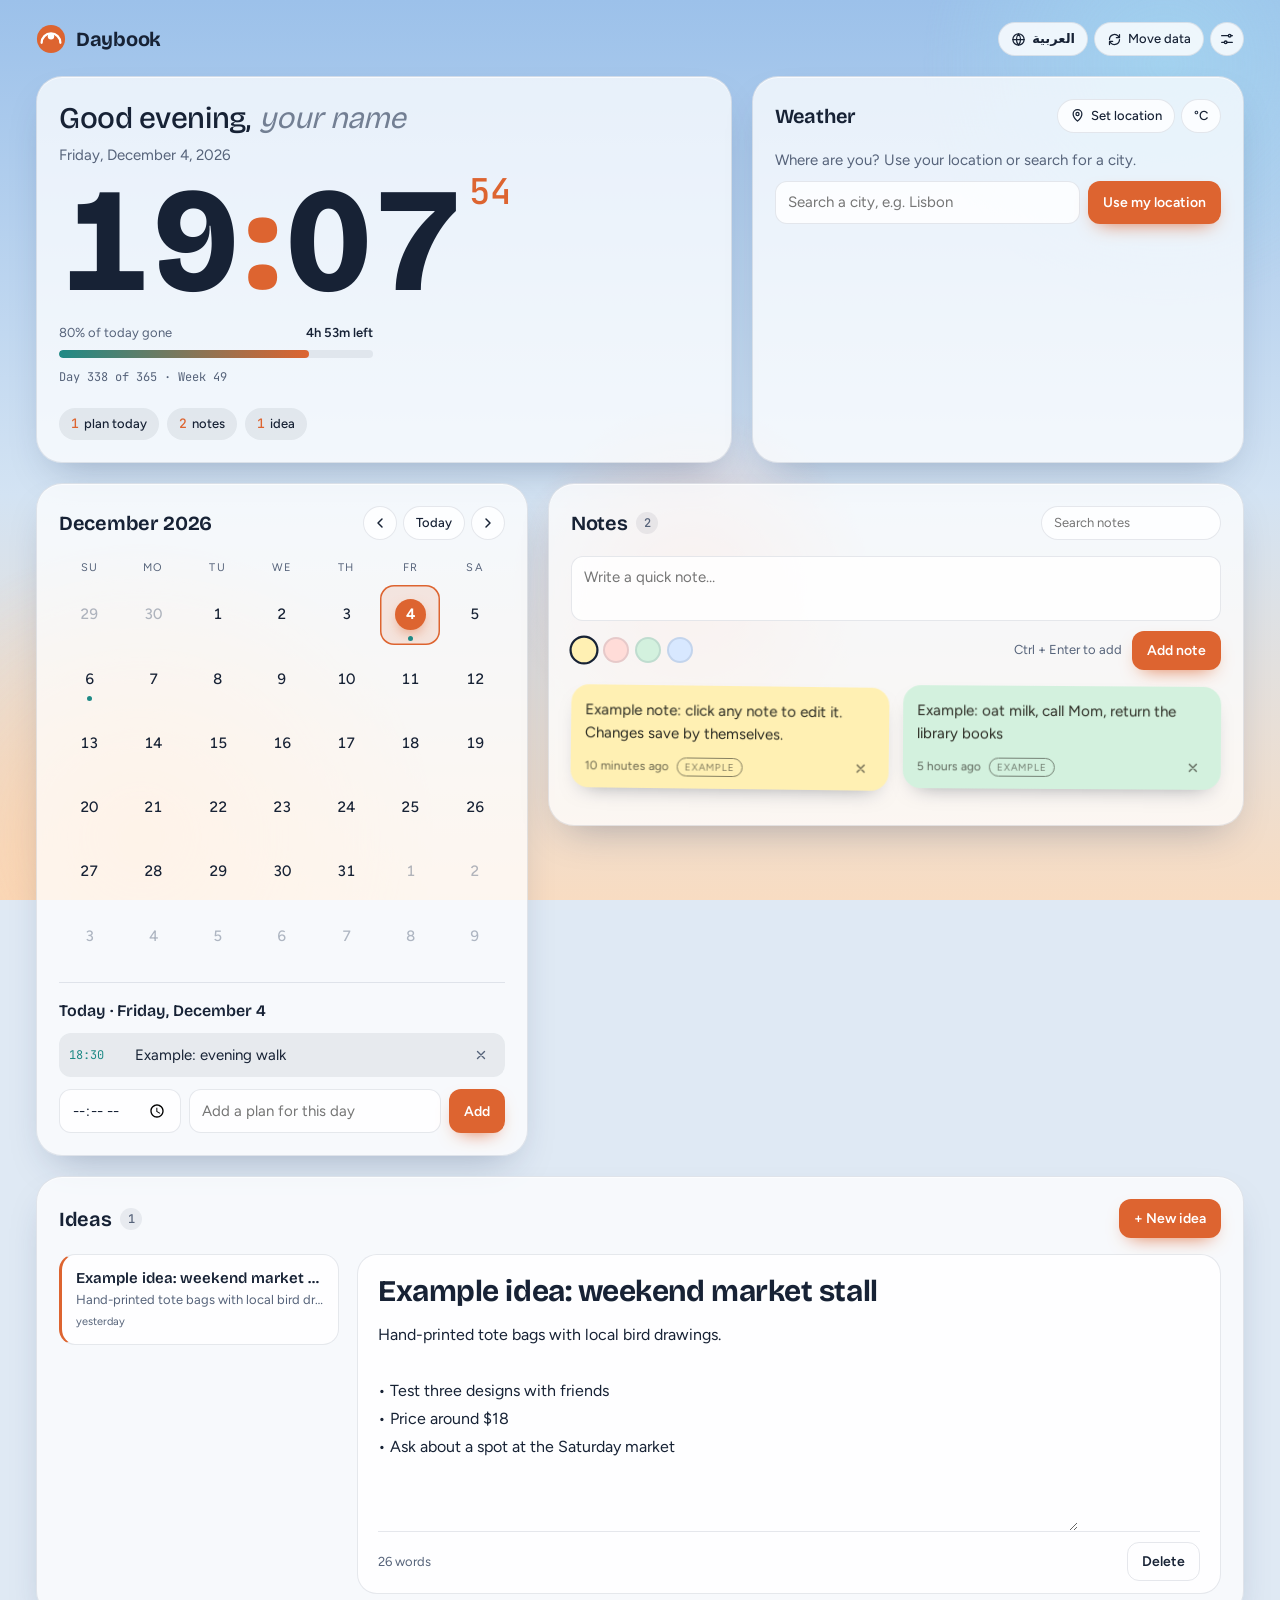
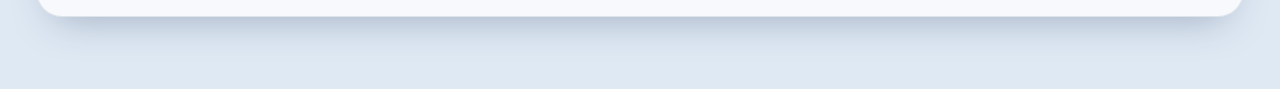
<file: index.html>
<!doctype html>
<html lang="en" dir="ltr">
<head>
<meta charset="utf-8">
<meta name="viewport" content="width=device-width,initial-scale=1,viewport-fit=cover">
<meta name="description" content="My day at a glance: clock, weather, calendar, notes and ideas.">
<meta name="theme-color" content="#9cc1ea" media="(prefers-color-scheme: light)">
<meta name="theme-color" content="#060b19" media="(prefers-color-scheme: dark)">
<meta name="apple-mobile-web-app-capable" content="yes">
<meta name="mobile-web-app-capable" content="yes">
<meta name="apple-mobile-web-app-status-bar-style" content="black-translucent">
<meta name="apple-mobile-web-app-title" content="Daybook">
<link rel="manifest" href="manifest.webmanifest">
<link rel="icon" href="icons/icon.svg" type="image/svg+xml">
<link rel="apple-touch-icon" href="icons/apple-touch-icon.png">
<style>
:root{padding-top:env(safe-area-inset-top,0px);padding-bottom:env(safe-area-inset-bottom,0px);color-scheme:light}
body{margin:0;font:14px system-ui,sans-serif}
img{max-width:100%}
</style>
</head>
<body>
<title>Daybook</title>
<meta name="claude:viewport-fit-sides" content="cover">
<script>
  /* Set language and direction before anything paints, so Arabic never flashes in English. */
  (function () {
    var l = "en";
    try { l = JSON.parse(localStorage.getItem("daybook:lang")) || ((navigator.language || "").slice(0, 2) === "ar" ? "ar" : "en"); } catch (e) {}
    document.documentElement.lang = l === "ar" ? "ar" : "en";
    document.documentElement.dir = l === "ar" ? "rtl" : "ltr";
  })();
</script>
<link rel="preconnect" href="https://fonts.googleapis.com">
<link rel="preconnect" href="https://fonts.gstatic.com" crossorigin>
<link href="https://fonts.googleapis.com/css2?family=Bricolage+Grotesque:opsz,wght@12..96,400..800&family=Figtree:wght@400;500;600&family=IBM+Plex+Sans+Arabic:wght@400;500;600&family=JetBrains+Mono:wght@400;500&family=Readex+Pro:wght@400..700&display=swap" rel="stylesheet">
<style>
/* Layout: a floating glass desk over a living sky. 12-column grid: clock hero + weather on top,
   calendar + notes, then a wide idea journal. Every horizontal rule uses logical properties
   (inline-start / inline-end) so the whole page mirrors cleanly for Arabic (dir="rtl"). */
:root{
  --sky-top:#9cc1ea; --sky-mid:#d3e3f3; --sky-low:#f8dcc2;
  --glow1:#ffcc9e; --glow2:#a3d6f0; --glow3:#f4b4a0;
  --bg:#dfe9f4;
  --glass:rgba(255,255,255,.74); --glass-strong:rgba(255,255,255,.82); --panel:#f6f9fd; --line:rgba(30,50,80,.11);
  --fg:#172235; --muted:#56637a; --faint:rgba(23,34,53,.07);
  --accent:#dd6430; --accent-ink:#ffffff; --accent-soft:rgba(221,100,48,.13);
  --teal:#1f8a86;
  --sun:#f4a524; --cloud:#ffffff; --cloud-edge:#b3c1d6; --rain:#3d8fd6; --snow:#8fb0d6; --bolt:#f0bd12;
  --n1:#fff0b3; --n2:#ffdcd8; --n3:#d3f1de; --n4:#d8e8ff; --note-ink:#2a2a22;
  --danger:#c43d3d; --on-danger:#ffffff;
  --shadow:0 1px 0 rgba(255,255,255,.65) inset, 0 18px 40px -18px rgba(30,50,90,.35);
  --fx:255,255,255;
  --font-display:"Bricolage Grotesque", ui-sans-serif, system-ui, sans-serif;
  --font-body:"Figtree", ui-sans-serif, system-ui, sans-serif;
  --font-clock:"Bricolage Grotesque", ui-sans-serif, system-ui, sans-serif;
  --font-mono:"JetBrains Mono", ui-monospace, Menlo, Consolas, monospace;
  --track-tight:-.015em; --track-clock:-.045em;
  --leading:1.5;
  --r:26px;
  --ease:cubic-bezier(.2,.8,.2,1);
}
@media (prefers-color-scheme: dark){
  :root:not([data-theme="light"]){
    --sky-top:#060b19; --sky-mid:#121a36; --sky-low:#3b2742;
    --glow1:#b8573a; --glow2:#1f5f82; --glow3:#8a3a5e;
    --bg:#0b1020;
    --glass:rgba(16,22,42,.78); --glass-strong:rgba(24,32,58,.9); --panel:#141b33; --line:rgba(200,215,255,.10);
    --fg:#eef2fa; --muted:#9ba8c2; --faint:rgba(238,242,250,.07);
    --accent:#ff9a5c; --accent-ink:#24120a; --accent-soft:rgba(255,154,92,.16);
    --teal:#6fd6cc;
    --sun:#ffc04d; --cloud:#c9d3e6; --cloud-edge:#7b88a3; --rain:#7cc0ff; --snow:#dfe9ff; --bolt:#ffd84a;
    --n1:#463f1f; --n2:#4a2b31; --n3:#1e4131; --n4:#223358; --note-ink:#f2ede0;
    --danger:#ff7b7b; --on-danger:#2a0c0c;
    --shadow:0 1px 0 rgba(255,255,255,.05) inset, 0 22px 50px -20px rgba(0,0,0,.75);
    --fx:220,230,255;
    color-scheme:dark;
  }
}
:root[data-theme="dark"]{
  --sky-top:#060b19; --sky-mid:#121a36; --sky-low:#3b2742;
  --glow1:#b8573a; --glow2:#1f5f82; --glow3:#8a3a5e;
  --bg:#0b1020;
  --glass:rgba(16,22,42,.78); --glass-strong:rgba(24,32,58,.9); --panel:#141b33; --line:rgba(200,215,255,.10);
  --fg:#eef2fa; --muted:#9ba8c2; --faint:rgba(238,242,250,.07);
  --accent:#ff9a5c; --accent-ink:#24120a; --accent-soft:rgba(255,154,92,.16);
  --teal:#6fd6cc;
  --sun:#ffc04d; --cloud:#c9d3e6; --cloud-edge:#7b88a3; --rain:#7cc0ff; --snow:#dfe9ff; --bolt:#ffd84a;
  --n1:#463f1f; --n2:#4a2b31; --n3:#1e4131; --n4:#223358; --note-ink:#f2ede0;
  --danger:#ff7b7b; --on-danger:#2a0c0c;
  --shadow:0 1px 0 rgba(255,255,255,.05) inset, 0 22px 50px -20px rgba(0,0,0,.75);
  --fx:220,230,255;
  color-scheme:dark;
}
/* Arabic: faces drawn for Arabic script, no negative tracking (it breaks letter joins), a little more leading. */
:root[lang="ar"]{
  --font-display:"Readex Pro", "Bricolage Grotesque", ui-sans-serif, system-ui, sans-serif;
  --font-body:"IBM Plex Sans Arabic", "Figtree", ui-sans-serif, system-ui, sans-serif;
  --track-tight:0;
  --leading:1.65;
}

*{box-sizing:border-box}
[hidden]{display:none!important}
body{background:var(--bg);color:var(--fg);font-family:var(--font-body);font-size:15px;line-height:var(--leading);min-height:100vh;-webkit-font-smoothing:antialiased;text-rendering:optimizeLegibility}
button,input,textarea{font:inherit;color:inherit}
button{cursor:pointer}
:focus-visible{outline:2px solid var(--accent);outline-offset:2px;border-radius:10px}
.mono{font-family:var(--font-mono);font-variant-numeric:tabular-nums}
.muted{color:var(--muted)}
.small{font-size:13px}
.row{display:flex;gap:8px;flex-wrap:wrap;align-items:center}
[dir="rtl"] .flip{transform:scaleX(-1)}

/* ---------- sky ---------- */
.sky{position:fixed;inset:0;z-index:0;overflow:hidden;contain:strict;background:linear-gradient(180deg,var(--sky-top) 0%,var(--sky-mid) 55%,var(--sky-low) 100%)}
.blob{position:absolute;border-radius:50%;opacity:.75;will-change:transform;backface-visibility:hidden}
.calm .blob{animation:none!important}
.b1{width:46vmax;height:46vmax;background:radial-gradient(closest-side,var(--glow1),transparent);left:-12vmax;bottom:-18vmax;animation:drift1 40s ease-in-out infinite alternate}
.b2{width:38vmax;height:38vmax;background:radial-gradient(closest-side,var(--glow2),transparent);right:-10vmax;top:-14vmax;animation:drift2 46s ease-in-out infinite alternate}
.b3{width:28vmax;height:28vmax;background:radial-gradient(closest-side,var(--glow3),transparent);left:40%;top:45%;opacity:.5;animation:drift3 52s ease-in-out infinite alternate}
@keyframes drift1{to{transform:translate(14vmax,-8vmax) scale(1.15)}}
@keyframes drift2{to{transform:translate(-12vmax,10vmax) scale(.9)}}
@keyframes drift3{to{transform:translate(-18vmax,-12vmax) scale(1.25)}}
#fx{position:fixed;inset:0;width:100%;height:100%;z-index:1;pointer-events:none}

/* ---------- frame ---------- */
.wrap{position:relative;z-index:2;max-width:1240px;margin:0 auto;padding-block:22px 72px;padding-left:max(16px,env(safe-area-inset-left,0px));padding-right:max(16px,env(safe-area-inset-right,0px))}
.top{display:flex;align-items:center;justify-content:space-between;flex-wrap:wrap;gap:12px;margin-bottom:20px;animation:rise .5s var(--ease) both}
.brand{display:flex;align-items:center;gap:10px;font-family:var(--font-display);font-weight:700;font-size:20px;letter-spacing:var(--track-tight)}
.brand svg{width:30px;height:30px;flex:none}
.grid{display:grid;grid-template-columns:repeat(12,minmax(0,1fr));gap:20px}
.hero{grid-column:span 7}.weather{grid-column:span 5}.calendar{grid-column:span 5}.notes{grid-column:span 7;align-self:start}.ideas{grid-column:span 12}
@media (max-width:980px){.hero,.weather,.calendar,.notes,.ideas{grid-column:span 12}}

.card{position:relative;min-width:0;background:var(--glass);border:1px solid var(--line);border-radius:var(--r);padding:22px;box-shadow:var(--shadow);animation:rise .6s var(--ease) both;animation-delay:calc(var(--i,0) * 60ms + 40ms)}
@keyframes rise{from{opacity:.25;transform:translateY(22px) scale(.985)}}
.card-head{display:flex;align-items:center;justify-content:space-between;gap:10px;flex-wrap:wrap;margin-bottom:16px}
h2{margin:0;font-family:var(--font-display);font-size:20px;font-weight:650;letter-spacing:var(--track-tight);display:flex;align-items:center;gap:8px}
.head-actions{display:flex;gap:6px;align-items:center;flex-wrap:wrap}
.count{font-size:12px;font-weight:500;color:var(--muted);background:var(--faint);padding:2px 8px;border-radius:99px}

.chip{display:inline-flex;align-items:center;gap:6px;border:1px solid var(--line);background:var(--glass-strong);border-radius:99px;padding:6px 12px;font-size:13px;font-weight:500;transition:transform .2s var(--ease)}
.chip:hover{transform:translateY(-1px)}
.chip svg{width:15px;height:15px;flex:none}
.lang-chip span{font-weight:600}
.icon-btn{display:inline-grid;place-items:center;width:34px;height:34px;border-radius:50%;border:1px solid var(--line);background:var(--glass-strong);transition:transform .2s var(--ease)}
.icon-btn:hover{transform:scale(1.08)}
.icon-btn svg{width:16px;height:16px}
.btn{border:1px solid var(--line);background:var(--glass-strong);border-radius:12px;padding:8px 14px;font-weight:600;font-size:14px;transition:transform .18s var(--ease);white-space:nowrap;text-decoration:none;color:inherit;display:inline-block}
.btn:hover{transform:translateY(-1px)}
.btn:active{transform:translateY(0) scale(.97)}
.btn.accent{background:var(--accent);color:var(--accent-ink);border-color:transparent;box-shadow:0 8px 20px -10px var(--accent)}
.btn.ghost{background:transparent}
.btn.danger{background:var(--danger);color:var(--on-danger);border-color:transparent}
input[type=text],input[type=search],input[type=time],textarea{border:1px solid var(--line);background:var(--glass-strong);border-radius:12px;padding:9px 12px;outline:none;transition:border-color .2s,box-shadow .2s;min-width:0}
input:focus,textarea:focus{border-color:var(--accent);box-shadow:0 0 0 4px var(--accent-soft)}

/* ---------- today ---------- */
.hero{display:flex;flex-direction:column;gap:6px;overflow:hidden}
.hero .clock{margin-block:auto}
.greet{margin:0;font-family:var(--font-display);font-weight:500;font-size:clamp(22px,3.2vw,30px);letter-spacing:var(--track-tight);display:flex;flex-wrap:wrap;align-items:baseline;text-wrap:balance;line-height:1.3}
#name-input{border:0;background:transparent;padding:0 2px;font-family:var(--font-display);font-weight:700;font-size:inherit;color:var(--accent);width:6ch;border-radius:6px;box-shadow:none}
#name-input::placeholder{color:var(--muted);font-weight:400;font-style:italic;opacity:.8}
[lang="ar"] #name-input::placeholder{font-style:normal}
#name-input:focus{box-shadow:0 0 0 3px var(--accent-soft)}
#name-mirror{position:absolute;visibility:hidden;white-space:pre;font-family:var(--font-display);font-weight:700;font-size:clamp(22px,3.2vw,30px)}
.date-line{margin:0;color:var(--muted);font-size:15px}
.clock{all:unset;cursor:pointer;display:flex;align-items:flex-start;gap:10px;margin:6px 0 4px;font-family:var(--font-clock);font-weight:750;font-size:clamp(72px,12vw,148px);line-height:.92;letter-spacing:var(--track-clock);font-variant-numeric:tabular-nums;border-radius:18px;align-self:flex-start}
.clock:focus-visible{outline:2px solid var(--accent);outline-offset:6px}
#clock{display:flex}
.dg{display:inline-block;min-width:.6em;text-align:center}
.dg.colon{min-width:.3em;animation:blink 2s steps(1) infinite;color:var(--accent)}
@keyframes blink{50%{opacity:.25}}
.dg.roll{animation:roll .5s cubic-bezier(.2,.9,.25,1.25)}
@keyframes roll{from{transform:translateY(-45%);opacity:0}}
.clock-side{display:flex;flex-direction:column;gap:4px;padding-top:.1em;font-size:.24em;letter-spacing:0;font-weight:600}
#secs{font-family:var(--font-mono);color:var(--accent);font-weight:500}
#ampm{font-size:.7em;color:var(--muted);font-family:var(--font-body)}
.hero-meta{display:grid;grid-template-columns:minmax(0,1fr) minmax(0,1fr);gap:22px;align-items:end;margin-top:8px}
@media (max-width:560px){.hero-meta{grid-template-columns:1fr}}
.dp-head{display:flex;justify-content:space-between;gap:8px;font-size:13px;color:var(--muted);margin-bottom:8px}
.dp-head b{color:var(--fg);font-weight:600}
.bar{height:8px;border-radius:99px;background:var(--faint);overflow:hidden}
.bar i{display:block;height:100%;width:calc(var(--p,0) * 100%);border-radius:inherit;background:linear-gradient(90deg,var(--teal),var(--accent));transition:width 1s var(--ease)}
[dir="rtl"] .bar i{background:linear-gradient(270deg,var(--teal),var(--accent))}
#doy{margin:10px 0 0;font-size:12px;color:var(--muted)}
[lang="ar"] #doy{font-family:var(--font-body);font-size:13px}
.sunbox svg{width:100%;height:auto;display:block;overflow:visible}
[dir="rtl"] .sunbox svg{transform:scaleX(-1)} /* sunrise on the right, like the labels */
.arc{fill:none;stroke:var(--line);stroke-width:2;stroke-dasharray:3 5}
.arc-done{fill:none;stroke:var(--sun);stroke-width:3;stroke-linecap:round;transition:stroke-dashoffset 1s var(--ease)}
.horizon{stroke:var(--line);stroke-width:1.5}
#sun-dot{fill:var(--sun);filter:drop-shadow(0 0 8px var(--sun))}
.sun-times{display:flex;justify-content:space-between;font-size:12px;color:var(--muted);margin-top:4px}
.sun-times b{color:var(--fg);font-weight:500}
#sun-note{font-size:12px;color:var(--muted);text-align:center;margin:2px 0 0}
.summary{margin:16px 0 0;display:flex;flex-wrap:wrap;gap:8px}
.pill{display:inline-flex;align-items:center;gap:5px;padding:6px 12px;border-radius:99px;background:var(--faint);font-size:13px;font-weight:500}
.pill b{font-family:var(--font-mono);font-weight:500;color:var(--accent)}

/* ---------- weather ---------- */
.wx-search{display:flex;flex-direction:column;gap:10px;animation:fadeUp .3s var(--ease)}
#wx-search-msg{margin:0}
.search-row{display:flex;gap:8px;flex-wrap:wrap}
.search-row input{flex:1 1 160px}
.results{list-style:none;margin:0;padding:0;display:flex;flex-direction:column;gap:4px}
.results button{all:unset;cursor:pointer;display:flex;justify-content:space-between;gap:10px;width:100%;box-sizing:border-box;padding:9px 12px;border-radius:12px;transition:background .15s}
.results button:hover,.results button:focus-visible{background:var(--accent-soft)}
.results small{color:var(--muted)}
.results li.note{padding:6px 12px}
.wx-now{display:grid;grid-template-columns:auto 1fr auto;align-items:center;gap:14px}
.wx-icon svg{width:96px;height:96px;display:block}
.wx-temp{font-family:var(--font-clock);font-weight:700;font-size:64px;line-height:.9;letter-spacing:-.04em;font-variant-numeric:tabular-nums;text-align:start}
[dir="rtl"] .wx-temp{text-align:end}
.wx-temp sup{font-size:.45em;vertical-align:top;color:var(--accent);margin-left:2px}
.wx-cond{font-weight:600;font-size:16px;margin-top:4px}
.wx-hl{text-align:end;font-size:13px;color:var(--muted);display:flex;flex-direction:column;gap:4px;align-self:start}
.wx-stats{display:grid;grid-template-columns:repeat(3,minmax(0,1fr));gap:8px;margin:18px 0 14px}
.stat{background:var(--faint);border-radius:14px;padding:9px 12px;min-width:0}
.stat span{display:block;font-size:11px;text-transform:uppercase;letter-spacing:.08em;color:var(--muted)}
[lang="ar"] .stat span{letter-spacing:0;font-size:12px}
.stat b{font-family:var(--font-mono);font-weight:500;font-size:15px;white-space:nowrap}
[lang="ar"] .stat b{font-family:var(--font-body);font-weight:600}
.hourly{display:flex;gap:6px;overflow-x:auto;padding-bottom:8px;scrollbar-width:thin;scroll-snap-type:x proximity;margin:0 -4px;padding-inline:4px}
.hr{flex:0 0 58px;scroll-snap-align:start;display:flex;flex-direction:column;align-items:center;gap:2px;padding:9px 4px;border-radius:16px;font-size:12px;color:var(--muted);animation:fadeUp .4s var(--ease) both;animation-delay:calc(var(--k) * 25ms)}
.hr.now{background:var(--accent-soft);color:var(--fg)}
.hr svg{width:30px;height:30px}
.hr b{font-family:var(--font-mono);font-weight:500;color:var(--fg);font-size:14px}
.hr em{font-style:normal;color:var(--rain);font-size:11px;min-height:15px}
.daily{list-style:none;margin:10px 0 0;padding:0;display:flex;flex-direction:column;gap:2px}
.daily li{display:grid;grid-template-columns:62px 28px 36px minmax(0,1fr) 36px;align-items:center;gap:10px;padding:5px 0;font-size:14px;animation:fadeUp .4s var(--ease) both;animation-delay:calc(var(--k) * 35ms + 80ms)}
.daily svg{width:26px;height:26px}
.daily .lo{color:var(--muted);text-align:end}
.daily .lo,.daily .hi{font-family:var(--font-mono);font-size:13px}
.range{position:relative;height:6px;border-radius:99px;background:var(--faint)}
.range i{position:absolute;top:0;bottom:0;inset-inline-start:var(--l);width:var(--w);border-radius:99px;background:linear-gradient(90deg,var(--teal),var(--sun),var(--accent))}
[dir="rtl"] .range i{background:linear-gradient(270deg,var(--teal),var(--sun),var(--accent))}
#wx-updated{margin:12px 0 0}
.wx-error{display:flex;flex-direction:column;align-items:flex-start;gap:10px;padding:8px 0}
.wx-error p{margin:0}
.skel{height:14px;border-radius:8px;background:linear-gradient(90deg,var(--faint) 0%,var(--glass-strong) 50%,var(--faint) 100%);background-size:200% 100%;animation:shimmer 1.3s linear infinite;margin-bottom:10px}
@keyframes shimmer{to{background-position:-200% 0}}
@keyframes fadeUp{from{opacity:0;transform:translateY(8px)}}

/* weather icon motion: only the big icon moves */
.hr svg *,.daily svg *,.calm .wx-icon svg *{animation:none!important}
.rays{transform-box:fill-box;transform-origin:center;animation:spin 22s linear infinite}
.i-sun circle{transform-box:fill-box;transform-origin:center;animation:pulse 4s ease-in-out infinite}
.i-moon{transform-box:fill-box;transform-origin:center;animation:sway 7s ease-in-out infinite alternate}
.i-cloud{animation:float 5s ease-in-out infinite alternate}
.i-cloud.back{animation-duration:7s;animation-direction:alternate-reverse}
.drop{animation:drop 1.1s linear infinite}
.flake{animation:flake 2.6s linear infinite}
.bolt{animation:flash 2.4s ease-in-out infinite}
.fogline{animation:fog 4s ease-in-out infinite alternate}
@keyframes spin{to{transform:rotate(360deg)}}
@keyframes pulse{50%{transform:scale(1.08)}}
@keyframes sway{from{transform:rotate(-8deg)}to{transform:rotate(6deg)}}
@keyframes float{from{transform:translateX(-2.5px)}to{transform:translateX(2.5px)}}
@keyframes drop{0%{transform:translateY(-5px);opacity:0}25%{opacity:1}100%{transform:translateY(9px);opacity:0}}
@keyframes flake{0%{transform:translate(0,-5px);opacity:0}25%{opacity:1}100%{transform:translate(3px,10px);opacity:0}}
@keyframes flash{0%,60%,100%{opacity:1}65%{opacity:.2}70%{opacity:1}75%{opacity:.3}}
@keyframes fog{to{transform:translateX(5px)}}

/* ---------- calendar ---------- */
.cal-week,.cal-grid{display:grid;grid-template-columns:repeat(7,minmax(0,1fr));gap:4px}
.cal-week{margin-bottom:4px}
.cal-week span{text-align:center;font-size:11px;text-transform:uppercase;letter-spacing:.1em;color:var(--muted);padding:4px 0}
[lang="ar"] .cal-week span{letter-spacing:0;font-size:13px}
.cal-grid.slide-l{animation:slideL .35s var(--ease)}
.cal-grid.slide-r{animation:slideR .35s var(--ease)}
@keyframes slideL{from{opacity:0;transform:translateX(26px)}}
@keyframes slideR{from{opacity:0;transform:translateX(-26px)}}
.day{all:unset;box-sizing:border-box;cursor:pointer;position:relative;aspect-ratio:1;max-width:100%;display:grid;place-items:center;border-radius:14px;font-variant-numeric:tabular-nums;font-weight:500;transition:background .18s,transform .18s var(--ease)}
.day:hover{background:var(--faint);transform:scale(1.06)}
.day:focus-visible{outline:2px solid var(--accent)}
.day.out{color:var(--muted);opacity:.45}
.day.today span{display:grid;place-items:center;width:2.1em;height:2.1em;border-radius:50%;background:var(--accent);color:var(--accent-ink);font-weight:700;box-shadow:0 6px 16px -6px var(--accent)}
.day.sel{background:var(--accent-soft);box-shadow:inset 0 0 0 1.5px var(--accent)}
.day i{position:absolute;bottom:14%;width:5px;height:5px;border-radius:50%;background:var(--teal)}
.day.today i{bottom:6%}
.day-panel{margin-top:16px;padding-top:16px;border-top:1px solid var(--line)}
.day-panel h3{margin:0 0 10px;font-family:var(--font-display);font-size:16px;font-weight:600}
.day-list{list-style:none;margin:0;padding:0;display:flex;flex-direction:column;gap:6px}
.day-list li{display:flex;align-items:center;gap:10px;padding:8px 10px;border-radius:12px;background:var(--faint);animation:fadeUp .3s var(--ease)}
.day-list .t{font-family:var(--font-mono);font-size:12px;color:var(--teal);min-width:56px;white-space:nowrap}
[lang="ar"] .day-list .t{font-family:var(--font-body);font-size:13px;font-weight:600}
.day-list .txt{flex:1;min-width:0;overflow-wrap:anywhere}
.x{all:unset;cursor:pointer;display:grid;place-items:center;width:28px;height:28px;border-radius:50%;color:var(--muted);transition:background .15s,color .15s;flex:none}
.x:hover{background:var(--accent-soft);color:var(--danger)}
.x:focus-visible{outline:2px solid var(--accent)}
.x svg{width:14px;height:14px}
#day-empty{margin:0}
.ev-form{display:flex;gap:8px;margin-top:12px;flex-wrap:wrap}
#ev-time{flex:0 0 auto;width:122px}
#ev-text{flex:1 1 140px}

/* ---------- notes ---------- */
.search-mini{width:180px;max-width:100%;padding:6px 12px!important;border-radius:99px!important;font-size:13px}
.note-form{display:flex;flex-direction:column;gap:10px;margin-bottom:16px}
#note-new{resize:none;min-height:64px;line-height:var(--leading)}
.note-form-row{display:flex;align-items:center;gap:10px;flex-wrap:wrap}
.note-form-row .hint{margin-inline-start:auto}
.swatches{display:flex;gap:6px}
.sw{all:unset;cursor:pointer;width:22px;height:22px;border-radius:50%;border:2px solid var(--line);transition:transform .18s var(--ease)}
.sw:hover{transform:scale(1.15)}
.sw[aria-pressed="true"]{border-color:var(--fg);transform:scale(1.12)}
.sw:focus-visible{outline:2px solid var(--accent);outline-offset:2px}
.c1{background:var(--n1)}.c2{background:var(--n2)}.c3{background:var(--n3)}.c4{background:var(--n4)}
.notes-list{columns:2 210px;column-gap:14px}
.note{break-inside:avoid;margin-bottom:14px;border-radius:18px;padding:14px 14px 8px;color:var(--note-ink);box-shadow:0 10px 22px -14px rgba(20,30,50,.5);transform:rotate(var(--rot,0deg));transition:transform .3s var(--ease),box-shadow .3s;animation:pop .45s cubic-bezier(.2,.9,.3,1.3) both}
.note:hover,.note:focus-within{transform:rotate(0) translateY(-3px);box-shadow:0 16px 30px -14px rgba(20,30,50,.55)}
.note textarea{all:unset;display:block;width:100%;white-space:pre-wrap;overflow-wrap:anywhere;resize:none;line-height:var(--leading);font-size:15px;overflow:hidden;min-height:1.5em;unicode-bidi:plaintext}
.note footer{display:flex;align-items:center;gap:8px;margin-top:8px;font-size:12px;opacity:.7}
.note footer .x{margin-inline-start:auto;color:inherit}
.tag{font-size:10px;text-transform:uppercase;letter-spacing:.08em;padding:1px 7px;border-radius:99px;border:1px solid currentColor;opacity:.8}
[lang="ar"] .tag{letter-spacing:0;font-size:11px}
.note.leaving{animation:leave .25s var(--ease) forwards}
@keyframes pop{from{opacity:0;transform:scale(.85) rotate(-4deg)}}
@keyframes leave{to{opacity:0;transform:scale(.85) rotate(4deg)}}
.empty{margin:6px 0 0;padding:22px;border:1.5px dashed var(--line);border-radius:18px;color:var(--muted);text-align:center}

/* ---------- ideas ---------- */
.ideas-body{display:grid;grid-template-columns:280px minmax(0,1fr);gap:18px;min-height:340px}
@media (max-width:760px){.ideas-body{grid-template-columns:1fr}}
.idea-list{list-style:none;margin:0;padding:0;display:flex;flex-direction:column;gap:6px;max-height:440px;overflow-y:auto}
.idea-item{all:unset;box-sizing:border-box;cursor:pointer;display:block;width:100%;padding:12px 14px;border-radius:16px;border:1px solid transparent;border-inline-start:3px solid transparent;transition:background .2s,border-color .2s,transform .2s var(--ease)}
.idea-item:hover{background:var(--faint);transform:translateX(3px)}
[dir="rtl"] .idea-item:hover{transform:translateX(-3px)}
.idea-item.on{background:var(--glass-strong);border-color:var(--line);border-inline-start-color:var(--accent)}
.idea-item:focus-visible{outline:2px solid var(--accent)}
.idea-item strong{display:block;font-family:var(--font-display);font-weight:600;font-size:15px;white-space:nowrap;overflow:hidden;text-overflow:ellipsis}
.idea-item span{display:block;font-size:13px;color:var(--muted);white-space:nowrap;overflow:hidden;text-overflow:ellipsis}
.idea-item time{font-size:11px;color:var(--muted)}
.editor{display:flex;flex-direction:column;min-width:0;background:var(--glass-strong);border:1px solid var(--line);border-radius:20px;padding:18px 20px 12px}
.editor.swap{animation:fadeUp .3s var(--ease)}
.idea-title{border:0!important;background:transparent!important;box-shadow:none!important;padding:0!important;font-family:var(--font-display);font-weight:700;font-size:clamp(22px,2.6vw,30px);letter-spacing:var(--track-tight);width:100%;resize:none;overflow:hidden;line-height:1.25;display:block;unicode-bidi:plaintext}
.idea-title::placeholder{color:var(--muted);opacity:.6}
.idea-body{flex:1;min-height:220px;border:0!important;background:transparent!important;box-shadow:none!important;padding:10px 0!important;resize:vertical;font-size:16px;line-height:1.75;max-width:70ch;unicode-bidi:plaintext}
.editor-foot{display:flex;align-items:center;gap:10px;flex-wrap:wrap;border-top:1px solid var(--line);padding-top:10px}
.editor-foot .spacer{flex:1}
.saved{color:var(--teal);font-weight:600;opacity:0;transition:opacity .3s}
.saved.show{opacity:1}
#idea-confirm{display:inline-flex;align-items:center;gap:8px;font-size:14px;flex-wrap:wrap}

/* ---------- dialogs ---------- */
.dlg{width:min(520px,calc(100vw - 32px));max-height:calc(100dvh - 48px);overflow:auto;border:1px solid var(--line);border-radius:24px;padding:24px;background:var(--panel);color:var(--fg);box-shadow:0 30px 80px -20px rgba(0,0,0,.45)}
.dlg::backdrop{background:rgba(10,15,30,.5)}
.dlg[open]{animation:fadeUp .25s var(--ease)}
.dlg h2{margin-bottom:6px;padding-inline-end:36px}
.dlg-close{position:absolute;top:14px;inset-inline-end:14px;margin:0}
.step{margin-top:16px;padding:14px;border-radius:16px;background:var(--faint);display:flex;flex-direction:column;gap:10px}
.step h3{margin:0;font-size:15px;font-weight:600;display:flex;align-items:center;gap:8px}
.num{display:inline-grid;place-items:center;width:22px;height:22px;border-radius:50%;background:var(--accent);color:var(--accent-ink);font-size:12px;font-weight:700}
.code{width:100%;font-family:var(--font-mono);font-size:12px;resize:vertical;word-break:break-all}
label.btn{cursor:pointer}
#sync-msg:empty{display:none}
#sync-msg{margin:0}
.settings{display:flex;flex-direction:column;gap:14px;margin-top:14px}
.seg{border:0;margin:0;padding:0;display:flex;flex-wrap:wrap;gap:6px;align-items:center}
.seg legend{font-weight:600;font-size:14px;margin-bottom:8px;padding:0;float:left;width:100%}
.seg label{position:relative;cursor:pointer}
.seg input{position:absolute;opacity:0;inset:0;margin:0;cursor:pointer}
.seg span{display:inline-block;padding:8px 14px;border-radius:12px;border:1px solid var(--line);background:var(--glass-strong);font-size:14px;font-weight:500;transition:background .15s,color .15s,border-color .15s}
.seg input:checked+span{background:var(--accent);color:var(--accent-ink);border-color:transparent;font-weight:600}
.seg input:focus-visible+span{outline:2px solid var(--accent);outline-offset:2px}

/* ---------- toast ---------- */
.toast{position:fixed;left:50%;bottom:calc(22px + env(safe-area-inset-bottom,0px));transform:translate(-50%,30px);opacity:0;z-index:20;display:flex;align-items:center;gap:14px;max-width:calc(100vw - 32px);background:var(--fg);color:var(--bg);padding:10px 12px 10px 18px;border-radius:99px;font-weight:600;font-size:14px;transition:transform .3s var(--ease),opacity .3s;pointer-events:none}
[dir="rtl"] .toast{padding:10px 18px 10px 12px}
.toast.show{transform:translate(-50%,0);opacity:1;pointer-events:auto}
#toast-act{all:unset;cursor:pointer;color:var(--accent);font-weight:700;padding:4px 10px;border-radius:99px}
#toast-act:focus-visible{outline:2px solid var(--accent)}

@media (max-width:480px){
  .card{padding:18px;border-radius:22px}
  .wx-now{grid-template-columns:auto 1fr}
  .wx-hl{grid-column:1/-1;flex-direction:row;gap:14px;text-align:start}
  .wx-icon svg{width:80px;height:80px}
  .daily li{grid-template-columns:54px 26px 32px minmax(0,1fr) 32px;gap:8px}
  .search-mini{width:100%}
  .lang-chip svg,#sync-btn svg{display:none}
}
@media (prefers-reduced-motion: reduce){
  *,*::before,*::after{animation-duration:.01ms!important;animation-iteration-count:1!important;transition-duration:.01ms!important}
}
</style>

<div class="sky" aria-hidden="true"><div class="blob b1"></div><div class="blob b2"></div><div class="blob b3"></div></div>
<canvas id="fx" aria-hidden="true"></canvas>

<div class="wrap">
  <header class="top">
    <div class="brand">
      <svg viewBox="0 0 32 32" aria-hidden="true"><circle cx="16" cy="16" r="15" fill="var(--accent)"/><path d="M6 20a10 10 0 0 1 20 0" fill="none" stroke="var(--accent-ink)" stroke-width="2.4" stroke-linecap="round"/><circle cx="16" cy="13" r="3.4" fill="var(--accent-ink)"/></svg>
      <span data-i18n="app.name">Daybook</span>
    </div>
    <div class="head-actions">
      <button id="lang-btn" class="chip lang-chip" type="button" data-i18n-aria="lang.switchAria">
        <svg viewBox="0 0 24 24" fill="none" stroke="currentColor" stroke-width="2" stroke-linecap="round" stroke-linejoin="round" aria-hidden="true"><circle cx="12" cy="12" r="9"/><path d="M3 12h18M12 3a14 14 0 0 1 0 18M12 3a14 14 0 0 0 0 18"/></svg>
        <span data-i18n="lang.switchTo">العربية</span>
      </button>
      <button id="sync-btn" class="chip" type="button" aria-haspopup="dialog">
        <svg viewBox="0 0 24 24" fill="none" stroke="currentColor" stroke-width="2" stroke-linecap="round" stroke-linejoin="round" aria-hidden="true"><path d="M4 12a8 8 0 0 1 14-5.3L20 9M20 4v5h-5M20 12a8 8 0 0 1-14 5.3L4 15M4 20v-5h5"/></svg>
        <span data-i18n="header.moveData">Move data</span>
      </button>
      <button id="settings-btn" class="icon-btn" type="button" aria-haspopup="dialog" data-i18n-aria="header.settings" data-i18n-title="header.settings">
        <svg viewBox="0 0 24 24" fill="none" stroke="currentColor" stroke-width="2" stroke-linecap="round" stroke-linejoin="round" aria-hidden="true"><path d="M4 7h10M18 7h2M4 17h4M12 17h8"/><circle cx="16" cy="7" r="2"/><circle cx="10" cy="17" r="2"/></svg>
      </button>
    </div>
  </header>

  <main class="grid">
    <!-- TODAY -->
    <section class="card hero" style="--i:0" data-i18n-aria="greet.todayAria">
      <h1 class="greet"><span id="greet">Good day</span><span data-i18n="greet.comma">,</span>&nbsp;<input id="name-input" type="text" placeholder="your name" maxlength="24" autocomplete="off" spellcheck="false" data-i18n-ph="greet.namePh" data-i18n-aria="greet.nameAria"><span id="name-mirror" aria-hidden="true"></span></h1>
      <p class="date-line" id="date-line">&nbsp;</p>
      <button id="clock-btn" class="clock" type="button" dir="ltr" data-i18n-title="clock.title">
        <span id="clock"></span>
        <span class="clock-side"><span id="secs">00</span><span id="ampm" hidden></span></span>
      </button>
      <div class="hero-meta">
        <div class="dayprog">
          <div class="dp-head"><span id="day-pct"></span><b id="day-left"></b></div>
          <div id="day-bar" class="bar"><i></i></div>
          <p id="doy" class="mono"></p>
        </div>
        <div id="sun-box" class="sunbox" hidden>
          <svg viewBox="0 0 300 96" aria-hidden="true">
            <line x1="0" x2="300" y1="82" y2="82" class="horizon"/>
            <path id="arc-path" class="arc" d="M14 82 Q150 -38 286 82"/>
            <path id="arc-done" class="arc-done" d="M14 82 Q150 -38 286 82"/>
            <circle id="sun-dot" cx="14" cy="82" r="7"/>
          </svg>
          <div class="sun-times"><span><span data-i18n="sun.rise">Sunrise</span> <b id="sunrise" class="mono">--</b></span><span><span data-i18n="sun.set">Sunset</span> <b id="sunset" class="mono">--</b></span></div>
          <p id="sun-note"></p>
        </div>
      </div>
      <div class="summary" id="summary"></div>
    </section>

    <!-- WEATHER -->
    <section class="card weather" style="--i:1" aria-labelledby="wx-h">
      <div class="card-head">
        <h2 id="wx-h" data-i18n="wx.title">Weather</h2>
        <div class="head-actions">
          <button id="wx-place-btn" class="chip" type="button" aria-expanded="false">
            <svg viewBox="0 0 24 24" fill="none" stroke="currentColor" stroke-width="2" stroke-linecap="round" stroke-linejoin="round" aria-hidden="true"><path d="M12 21s-7-6.2-7-11.5a7 7 0 0 1 14 0C19 14.8 12 21 12 21z"/><circle cx="12" cy="9.5" r="2.5"/></svg>
            <span id="wx-place">Set location</span>
          </button>
          <button id="unit-btn" class="chip" type="button" data-i18n-title="wx.unitTitle">°C</button>
        </div>
      </div>
      <div id="wx-search" class="wx-search" hidden>
        <p id="wx-search-msg" class="muted"></p>
        <div class="search-row">
          <input id="city-input" type="search" placeholder="Search a city" autocomplete="off" data-i18n-ph="wx.searchPh" data-i18n-aria="wx.searchAria">
          <button id="locate-btn" class="btn accent" type="button" data-i18n="wx.useMyLocation">Use my location</button>
        </div>
        <ul id="city-results" class="results"></ul>
      </div>
      <div id="wx-loading" hidden><div class="skel" style="width:60%;height:60px"></div><div class="skel"></div><div class="skel" style="width:80%"></div><div class="skel" style="width:70%"></div></div>
      <div id="wx-error" class="wx-error" hidden>
        <p id="wx-error-msg"></p>
        <div class="row">
          <button id="wx-retry" class="btn" type="button" data-i18n="wx.retry">Try again</button>
          <a id="wx-site-link" class="btn accent" href="https://goodlaith01.github.io/gg/" target="_blank" rel="noopener" hidden data-i18n="wx.openSite">Open my Daybook website</a>
        </div>
      </div>
      <div id="wx-body" hidden>
        <div class="wx-now">
          <div id="wx-icon" class="wx-icon"></div>
          <div>
            <div class="wx-temp" dir="ltr"><span id="wx-temp">--</span><sup>°</sup></div>
            <div id="wx-cond" class="wx-cond"></div>
            <div id="wx-feels" class="muted small"></div>
          </div>
          <div class="wx-hl"><span id="wx-hi"></span><span id="wx-lo"></span></div>
        </div>
        <div class="wx-stats">
          <div class="stat"><span data-i18n="wx.humidity">Humidity</span><b id="wx-hum">--</b></div>
          <div class="stat"><span data-i18n="wx.wind">Wind</span><b id="wx-wind">--</b></div>
          <div class="stat"><span data-i18n="wx.rain">Rain</span><b id="wx-rain">--</b></div>
        </div>
        <div class="hourly" id="wx-hourly" data-i18n-aria="wx.hoursAria"></div>
        <ul class="daily" id="wx-daily" data-i18n-aria="wx.daysAria"></ul>
        <p class="muted small" id="wx-updated"></p>
      </div>
    </section>

    <!-- CALENDAR -->
    <section class="card calendar" style="--i:2" aria-labelledby="cal-title">
      <div class="card-head">
        <h2 id="cal-title">Calendar</h2>
        <div class="head-actions">
          <button id="cal-prev" class="icon-btn" type="button" data-i18n-aria="cal.prev"><svg class="flip" viewBox="0 0 24 24" fill="none" stroke="currentColor" stroke-width="2.2" stroke-linecap="round" stroke-linejoin="round" aria-hidden="true"><path d="m15 6-6 6 6 6"/></svg></button>
          <button id="cal-today" class="chip" type="button" data-i18n="cal.today">Today</button>
          <button id="cal-next" class="icon-btn" type="button" data-i18n-aria="cal.next"><svg class="flip" viewBox="0 0 24 24" fill="none" stroke="currentColor" stroke-width="2.2" stroke-linecap="round" stroke-linejoin="round" aria-hidden="true"><path d="m9 6 6 6-6 6"/></svg></button>
        </div>
      </div>
      <div class="cal-week" id="cal-week"></div>
      <div class="cal-grid" id="cal-grid"></div>
      <div class="day-panel">
        <h3 id="day-title"></h3>
        <ul id="day-list" class="day-list"></ul>
        <p id="day-empty" class="muted small" data-i18n="cal.empty">Nothing planned yet. Add something below.</p>
        <form id="ev-form" class="ev-form" autocomplete="off">
          <input id="ev-time" type="time" data-i18n-aria="cal.timeAria">
          <input id="ev-text" type="text" maxlength="120" placeholder="Add a plan for this day" data-i18n-ph="cal.planPh" data-i18n-aria="cal.planAria">
          <button class="btn accent" type="submit" data-i18n="cal.add">Add</button>
        </form>
      </div>
    </section>

    <!-- NOTES -->
    <section class="card notes" style="--i:3" aria-labelledby="notes-h">
      <div class="card-head">
        <h2 id="notes-h"><span data-i18n="notes.title">Notes</span> <span id="notes-count" class="count mono">0</span></h2>
        <input id="notes-search" class="search-mini" type="search" autocomplete="off" placeholder="Search notes" data-i18n-ph="notes.search" data-i18n-aria="notes.search">
      </div>
      <form id="note-form" class="note-form">
        <textarea id="note-new" rows="2" placeholder="Write a quick note…" data-i18n-ph="notes.ph" data-i18n-aria="notes.newAria"></textarea>
        <div class="note-form-row">
          <div class="swatches" role="group" data-i18n-aria="notes.color">
            <button type="button" class="sw c1" data-c="1" data-i18n-aria="notes.yellow" aria-pressed="true"></button>
            <button type="button" class="sw c2" data-c="2" data-i18n-aria="notes.pink" aria-pressed="false"></button>
            <button type="button" class="sw c3" data-c="3" data-i18n-aria="notes.green" aria-pressed="false"></button>
            <button type="button" class="sw c4" data-c="4" data-i18n-aria="notes.blue" aria-pressed="false"></button>
          </div>
          <span class="hint muted small" data-i18n="notes.hint">Ctrl + Enter to add</span>
          <button class="btn accent" type="submit" data-i18n="notes.add">Add note</button>
        </div>
      </form>
      <div id="notes-list" class="notes-list"></div>
      <p id="notes-empty" class="empty" hidden data-i18n="notes.empty">No notes yet.</p>
      <p id="notes-nomatch" class="empty" hidden data-i18n="notes.noMatch">No notes match your search.</p>
    </section>

    <!-- IDEAS -->
    <section class="card ideas" style="--i:4" aria-labelledby="ideas-h">
      <div class="card-head">
        <h2 id="ideas-h"><span data-i18n="ideas.title">Ideas</span> <span id="ideas-count" class="count mono">0</span></h2>
        <button id="idea-new" class="btn accent" type="button" data-i18n="ideas.new">+ New idea</button>
      </div>
      <div class="ideas-body">
        <ul id="idea-list" class="idea-list"></ul>
        <div class="editor" id="idea-editor">
          <textarea id="idea-title" class="idea-title" rows="1" maxlength="90" placeholder="Give it a name" data-i18n-ph="ideas.titlePh" data-i18n-aria="ideas.titleAria"></textarea>
          <textarea id="idea-body" class="idea-body" placeholder="Write anything." data-i18n-ph="ideas.bodyPh" data-i18n-aria="ideas.bodyAria"></textarea>
          <div class="editor-foot">
            <span id="idea-words" class="small muted"></span>
            <span id="idea-status" class="saved small" data-i18n="ideas.saved">Saved</span>
            <span class="spacer"></span>
            <span id="idea-confirm" hidden><span data-i18n="ideas.confirm">Delete this idea?</span>
              <button id="idea-yes" class="btn danger" type="button" data-i18n="ideas.delete">Delete</button>
              <button id="idea-no" class="btn" type="button" data-i18n="ideas.keep">Keep it</button>
            </span>
            <button id="idea-del" class="btn ghost" type="button" data-i18n="ideas.delete">Delete</button>
          </div>
        </div>
        <div id="idea-empty" class="empty" hidden data-i18n="ideas.empty">No ideas yet.</div>
      </div>
    </section>
  </main>
</div>

<!-- MOVE DATA -->
<dialog id="sync-dlg" class="dlg" aria-labelledby="sync-h">
  <form method="dialog" class="dlg-close"><button class="x" data-i18n-aria="common.close"><svg viewBox="0 0 24 24" fill="none" stroke="currentColor" stroke-width="2.4" stroke-linecap="round" aria-hidden="true"><path d="M6 6l12 12M18 6 6 18"/></svg></button></form>
  <h2 id="sync-h" data-i18n="sync.title">Move your data</h2>
  <p class="muted small" data-i18n="sync.intro"></p>
  <div class="step">
    <h3><span class="num">1</span> <span data-i18n="sync.here">On this device</span></h3>
    <div class="row">
      <button id="sync-copy" class="btn accent" type="button" data-i18n="sync.copy">Copy my data</button>
      <button id="sync-save" class="btn" type="button" data-i18n="sync.saveFile">Save backup file</button>
    </div>
    <textarea id="sync-out" class="code" rows="3" readonly hidden dir="ltr" data-i18n-aria="sync.codeAria"></textarea>
  </div>
  <div class="step">
    <h3><span class="num">2</span> <span data-i18n="sync.there">On your other device</span></h3>
    <textarea id="sync-in" class="code" rows="3" dir="ltr" placeholder="Paste the code here" data-i18n-ph="sync.pastePh" data-i18n-aria="sync.pasteAria"></textarea>
    <div class="row">
      <button id="sync-load" class="btn accent" type="button" data-i18n="sync.load">Add to this device</button>
      <label class="btn" for="sync-file" data-i18n="sync.loadFile">Load backup file</label>
      <input id="sync-file" type="file" accept=".json,application/json,text/plain" hidden>
    </div>
    <p id="sync-msg" class="small muted" role="status"></p>
  </div>
  <p class="small muted" data-i18n="sync.footnote"></p>
</dialog>

<!-- SETTINGS -->
<dialog id="settings-dlg" class="dlg" aria-labelledby="settings-h">
  <form method="dialog" class="dlg-close"><button class="x" data-i18n-aria="common.close"><svg viewBox="0 0 24 24" fill="none" stroke="currentColor" stroke-width="2.4" stroke-linecap="round" aria-hidden="true"><path d="M6 6l12 12M18 6 6 18"/></svg></button></form>
  <h2 id="settings-h" data-i18n="settings.title">Settings</h2>
  <form id="settings-form" class="settings">
    <fieldset class="seg"><legend data-i18n="settings.language">Language</legend>
      <label><input type="radio" name="lang" id="s-lang-en" value="en"><span>English</span></label>
      <label><input type="radio" name="lang" id="s-lang-ar" value="ar"><span>العربية</span></label>
    </fieldset>
    <fieldset class="seg"><legend data-i18n="settings.theme">Theme</legend>
      <label><input type="radio" name="theme" id="s-theme-system" value="system"><span data-i18n="settings.system">System</span></label>
      <label><input type="radio" name="theme" id="s-theme-light" value="light"><span data-i18n="settings.light">Light</span></label>
      <label><input type="radio" name="theme" id="s-theme-dark" value="dark"><span data-i18n="settings.dark">Dark</span></label>
    </fieldset>
    <fieldset class="seg"><legend data-i18n="settings.motion">Background animation</legend>
      <label><input type="radio" name="motion" id="s-motion-on" value="on"><span data-i18n="settings.on">On</span></label>
      <label><input type="radio" name="motion" id="s-motion-off" value="off"><span data-i18n="settings.off">Off</span></label>
    </fieldset>
    <fieldset class="seg"><legend data-i18n="settings.temp">Temperature</legend>
      <label><input type="radio" name="unit" id="s-unit-c" value="c"><span data-i18n="wx.unitC">°C</span></label>
      <label><input type="radio" name="unit" id="s-unit-f" value="f"><span data-i18n="wx.unitF">°F</span></label>
    </fieldset>
    <fieldset class="seg"><legend data-i18n="settings.clock">Clock</legend>
      <label><input type="radio" name="clock" id="s-clock-24" value="24"><span data-i18n="settings.h24">24-hour</span></label>
      <label><input type="radio" name="clock" id="s-clock-12" value="12"><span data-i18n="settings.h12">12-hour</span></label>
    </fieldset>
    <fieldset class="seg"><legend data-i18n="settings.weekStart">Week starts on</legend>
      <label><input type="radio" name="week" id="s-week-6" value="6"><span class="wd" data-day="6">Saturday</span></label>
      <label><input type="radio" name="week" id="s-week-0" value="0"><span class="wd" data-day="0">Sunday</span></label>
      <label><input type="radio" name="week" id="s-week-1" value="1"><span class="wd" data-day="1">Monday</span></label>
    </fieldset>
  </form>
</dialog>

<div id="toast" class="toast" role="status" aria-live="polite"><span id="toast-msg"></span><button id="toast-act" type="button" hidden></button></div>

<script>
window.DAYBOOK_I18N = {"en":{"app":{"name":"Daybook","description":"My day at a glance: clock, weather, calendar, notes and ideas."},"lang":{"switchTo":"العربية","switchAria":"Switch to Arabic","changed":"Switched to English"},"header":{"moveData":"Move data","settings":"Settings"},"greet":{"morning":"Good morning","afternoon":"Good afternoon","evening":"Good evening","night":"Good night","comma":",","namePh":"your name","nameAria":"Your name","todayAria":"Today"},"clock":{"title":"Tap to switch between 12-hour and 24-hour time","am":"AM","pm":"PM","h12":"12-hour clock","h24":"24-hour clock"},"day":{"gone":"{p}% of today gone","left":"{dur} left","yearPos":"Day {d} of {total} · Week {w}","dur":"{h}h {m}m"},"sun":{"rise":"Sunrise","set":"Sunset","riseIn":"Sunrise in {dur}","daylightLeft":"{dur} of daylight left","hasSet":"The sun has set"},"summary":{"plansToday":{"one":"{n} plan today","other":"{n} plans today"},"notes":{"one":"{n} note","other":"{n} notes"},"ideas":{"one":"{n} idea","other":"{n} ideas"}},"wx":{"title":"Weather","setLocation":"Set location","unitTitle":"Switch between °C and °F","unitC":"°C","unitF":"°F","askWhere":"Where are you? Use your location or search for a city.","changeWhere":"Change your location:","searchPh":"Search a city, e.g. Lisbon","searchAria":"Search a city","useMyLocation":"Use my location","finding":"Finding you…","noGeo":"This browser can't share your location. Search for your city instead.","previewGeo":"Location only works on your Daybook website. Search for your city, or open the website.","geoDenied":"Location permission is off. Allow location for this site in your browser settings, or search for your city below.","geoFailed":"Couldn't find your location just now. Try again, or search for your city below.","noMatch":"No places match “{q}”. Try the city name only.","searchDown":"City search isn't reachable right now. Check your connection.","searchOnSite":"City search works on your website:","loadError":"Couldn't load the weather. Check your internet connection, then try again.","previewError":"This preview can't reach the weather service. Live weather and your location work on your Daybook website.","openSite":"Open my Daybook website","retry":"Try again","feels":"Feels like {t}°","hi":"H {t}°","lo":"L {t}°","humidity":"Humidity","wind":"Wind","rain":"Rain","kmh":"{v} km/h","mph":"{v} mph","now":"Now","today":"Today","hoursAria":"Next 12 hours","daysAria":"Next days","updated":"Updated {ago} · Data from Open-Meteo","setTo":"Weather set to {city}","refreshFailed":"Couldn't refresh the weather","myLocation":"My location","cond":{"clear":"Clear sky","mostlyClear":"Mostly clear","partly":"Partly cloudy","overcast":"Overcast","fog":"Foggy","drizzle":"Drizzle","lightRain":"Light rain","rain":"Rain","heavyRain":"Heavy rain","snow":"Snow","rainShowers":"Rain showers","snowShowers":"Snow showers","storm":"Thunderstorm","cloudy":"Cloudy"}},"cal":{"prev":"Previous month","next":"Next month","today":"Today","todayPrefix":"Today · ","empty":"Nothing planned yet. Add something below.","timeAria":"Time (optional)","planPh":"Add a plan for this day","planAria":"Plan","add":"Add","allDay":"All day","remove":"Remove plan","added":"Plan added","removed":"Plan removed","plans":{"one":"{n} plan","other":"{n} plans"}},"notes":{"title":"Notes","ph":"Write a quick note…","newAria":"New note","color":"Note color","yellow":"Yellow","pink":"Pink","green":"Green","blue":"Blue","hint":"Ctrl + Enter to add","add":"Add note","empty":"No notes yet. Write your first one in the box above.","noteAria":"Note","delete":"Delete note","example":"Example","added":"Note added","deleted":"Note deleted","search":"Search notes","noMatch":"No notes match your search."},"ideas":{"title":"Ideas","new":"+ New idea","titlePh":"Give it a name","titleAria":"Idea title","bodyPh":"Write anything. It saves as you type.","bodyAria":"Idea","saved":"Saved","delete":"Delete","confirm":"Delete this idea?","keep":"Keep it","untitled":"Untitled idea","emptySnippet":"Empty","empty":"No ideas yet. Press “New idea” to start writing.","deleted":"Idea deleted","words":{"one":"{n} word","other":"{n} words"}},"sync":{"title":"Move your data","intro":"Notes, plans and ideas are saved on each device. To bring them to your phone or laptop, copy them here and paste them there.","here":"On this device","copy":"Copy my data","saveFile":"Save backup file","codeAria":"Your data code","there":"On your other device","pastePh":"Paste the code here","pasteAria":"Paste data code","load":"Add to this device","loadFile":"Load backup file","footnote":"Adding keeps everything already here and keeps the newest version of each note and idea. Deleting something on one device doesn't delete it on the other.","copied":"Copied. Paste it on your other device","selectCopy":"Select the code and copy it","done":"Added. {items} checked. Reloading…","items":{"one":"{n} item","other":"{n} items"},"badCode":"That code didn't work. Copy the whole code again, starting with DAYBOOK, and paste it here.","pasteFirst":"Paste the code from your other device first.","fileSaved":"Backup saved","fileFailed":"Couldn't save the file. Use Copy my data instead."},"settings":{"title":"Settings","language":"Language","theme":"Theme","system":"System","light":"Light","dark":"Dark","motion":"Background animation","on":"On","off":"Off","temp":"Temperature","clock":"Clock","h24":"24-hour","h12":"12-hour","weekStart":"Week starts on","motionOn":"Animations on","motionOff":"Animations off"},"common":{"undo":"Undo","restored":"Restored","close":"Close","storageFull":"Couldn't save. Your browser storage is full or blocked."},"examples":{"note1":"Example note: click any note to edit it. Changes save by themselves.","note2":"Example: oat milk, call Mom, return the library books","ideaTitle":"Example idea: weekend market stall","ideaBody":"Hand-printed tote bags with local bird drawings.\n\n• Test three designs with friends\n• Price around $18\n• Ask about a spot at the Saturday market","plan1":"Example: evening walk","plan2":"Example: call the dentist"}},"ar":{"app":{"name":"دفتر اليوم","description":"يومي في لمحة: الساعة والطقس والتقويم والملاحظات والأفكار."},"lang":{"switchTo":"English","switchAria":"التبديل إلى الإنجليزية","changed":"تم التبديل إلى العربية"},"header":{"moveData":"نقل البيانات","settings":"الإعدادات"},"greet":{"morning":"صباح الخير","afternoon":"نهارك سعيد","evening":"مساء الخير","night":"ليلة سعيدة","comma":"،","namePh":"اسمك","nameAria":"اسمك","todayAria":"اليوم"},"clock":{"title":"اضغط للتبديل بين نظام 12 ساعة و24 ساعة","am":"ص","pm":"م","h12":"نظام 12 ساعة","h24":"نظام 24 ساعة"},"day":{"gone":"مضى {p}٪ من اليوم","left":"متبقٍ {dur}","yearPos":"اليوم {d} من {total} · الأسبوع {w}","dur":"{h} س {m} د"},"sun":{"rise":"الشروق","set":"الغروب","riseIn":"الشروق بعد {dur}","daylightLeft":"متبقٍ من النهار {dur}","hasSet":"غربت الشمس"},"summary":{"plansToday":{"zero":"لا خطط اليوم","one":"خطة واحدة اليوم","two":"خطتان اليوم","few":"{n} خطط اليوم","many":"{n} خطة اليوم","other":"{n} خطة اليوم"},"notes":{"zero":"لا ملاحظات","one":"ملاحظة واحدة","two":"ملاحظتان","few":"{n} ملاحظات","many":"{n} ملاحظة","other":"{n} ملاحظة"},"ideas":{"zero":"لا أفكار","one":"فكرة واحدة","two":"فكرتان","few":"{n} أفكار","many":"{n} فكرة","other":"{n} فكرة"}},"wx":{"title":"الطقس","setLocation":"حدد موقعك","unitTitle":"التبديل بين °م و°ف","unitC":"°م","unitF":"°ف","askWhere":"أين أنت؟ استخدم موقعك أو ابحث عن مدينتك.","changeWhere":"غيّر موقعك:","searchPh":"ابحث عن مدينة، مثل الرياض","searchAria":"ابحث عن مدينة","useMyLocation":"استخدم موقعي","finding":"جارٍ تحديد موقعك…","noGeo":"هذا المتصفح لا يستطيع مشاركة موقعك. ابحث عن مدينتك بدلًا من ذلك.","previewGeo":"تحديد الموقع يعمل فقط على موقع دفتر اليوم. ابحث عن مدينتك أو افتح الموقع.","geoDenied":"إذن الموقع مغلق. اسمح لهذا الموقع بمعرفة موقعك من إعدادات المتصفح، أو ابحث عن مدينتك بالأسفل.","geoFailed":"تعذّر تحديد موقعك الآن. حاول مرة أخرى أو ابحث عن مدينتك بالأسفل.","noMatch":"لا توجد أماكن تطابق «{q}». جرّب اسم المدينة فقط.","searchDown":"البحث عن المدن غير متاح الآن. تحقق من اتصالك بالإنترنت.","searchOnSite":"البحث عن المدن يعمل على موقعك:","loadError":"تعذّر تحميل الطقس. تحقق من اتصالك بالإنترنت ثم حاول مرة أخرى.","previewError":"هذه المعاينة لا تستطيع الوصول إلى خدمة الطقس. الطقس المباشر وتحديد موقعك يعملان على موقع دفتر اليوم.","openSite":"افتح موقع دفتر اليوم","retry":"حاول مرة أخرى","feels":"الإحساس الحراري {t}°","hi":"العظمى {t}°","lo":"الصغرى {t}°","humidity":"الرطوبة","wind":"الرياح","rain":"المطر","kmh":"{v} كم/س","mph":"{v} ميل/س","now":"الآن","today":"اليوم","hoursAria":"الساعات الـ12 القادمة","daysAria":"الأيام القادمة","updated":"آخر تحديث {ago} · البيانات من Open-Meteo","setTo":"تم ضبط الطقس على {city}","refreshFailed":"تعذّر تحديث الطقس","myLocation":"موقعي","cond":{"clear":"سماء صافية","mostlyClear":"صافٍ غالبًا","partly":"غائم جزئيًا","overcast":"غائم كليًا","fog":"ضبابي","drizzle":"رذاذ","lightRain":"مطر خفيف","rain":"مطر","heavyRain":"مطر غزير","snow":"ثلج","rainShowers":"زخات مطر","snowShowers":"زخات ثلج","storm":"عاصفة رعدية","cloudy":"غائم"}},"cal":{"prev":"الشهر السابق","next":"الشهر التالي","today":"اليوم","todayPrefix":"اليوم · ","empty":"لا توجد خطط بعد. أضف شيئًا بالأسفل.","timeAria":"الوقت (اختياري)","planPh":"أضف خطة لهذا اليوم","planAria":"الخطة","add":"إضافة","allDay":"طوال اليوم","remove":"حذف الخطة","added":"تمت إضافة الخطة","removed":"تم حذف الخطة","plans":{"zero":"لا خطط","one":"خطة واحدة","two":"خطتان","few":"{n} خطط","many":"{n} خطة","other":"{n} خطة"}},"notes":{"title":"الملاحظات","ph":"اكتب ملاحظة سريعة…","newAria":"ملاحظة جديدة","color":"لون الملاحظة","yellow":"أصفر","pink":"وردي","green":"أخضر","blue":"أزرق","hint":"Ctrl + Enter للإضافة","add":"أضف ملاحظة","empty":"لا توجد ملاحظات بعد. اكتب أول ملاحظة في المربع بالأعلى.","noteAria":"ملاحظة","delete":"حذف الملاحظة","example":"مثال","added":"تمت إضافة الملاحظة","deleted":"تم حذف الملاحظة","search":"ابحث في الملاحظات","noMatch":"لا توجد ملاحظات تطابق بحثك."},"ideas":{"title":"الأفكار","new":"+ فكرة جديدة","titlePh":"سمِّ فكرتك","titleAria":"عنوان الفكرة","bodyPh":"اكتب أي شيء. يُحفظ تلقائيًا أثناء الكتابة.","bodyAria":"الفكرة","saved":"تم الحفظ","delete":"حذف","confirm":"حذف هذه الفكرة؟","keep":"إبقاؤها","untitled":"فكرة بلا عنوان","emptySnippet":"فارغة","empty":"لا توجد أفكار بعد. اضغط «فكرة جديدة» لتبدأ الكتابة.","deleted":"تم حذف الفكرة","words":{"zero":"لا كلمات","one":"كلمة واحدة","two":"كلمتان","few":"{n} كلمات","many":"{n} كلمة","other":"{n} كلمة"}},"sync":{"title":"انقل بياناتك","intro":"تُحفظ الملاحظات والخطط والأفكار على كل جهاز على حدة. لنقلها إلى هاتفك أو حاسوبك، انسخها من هنا والصقها هناك.","here":"على هذا الجهاز","copy":"انسخ بياناتي","saveFile":"احفظ نسخة احتياطية","codeAria":"رمز بياناتك","there":"على جهازك الآخر","pastePh":"الصق الرمز هنا","pasteAria":"الصق رمز البيانات","load":"أضفها إلى هذا الجهاز","loadFile":"افتح ملف النسخة الاحتياطية","footnote":"الإضافة تحتفظ بكل ما هو موجود هنا، وتحتفظ بأحدث نسخة من كل ملاحظة وفكرة. حذف شيء على جهاز لا يحذفه من الجهاز الآخر.","copied":"تم النسخ. الصقه على جهازك الآخر","selectCopy":"حدّد الرمز وانسخه","done":"تمت الإضافة. تم فحص {items}. جارٍ إعادة التحميل…","items":{"zero":"لا عناصر","one":"عنصر واحد","two":"عنصرين","few":"{n} عناصر","many":"{n} عنصرًا","other":"{n} عنصر"},"badCode":"هذا الرمز لم يعمل. انسخ الرمز كاملًا مرة أخرى، بدءًا من DAYBOOK، والصقه هنا.","pasteFirst":"الصق الرمز من جهازك الآخر أولًا.","fileSaved":"تم حفظ النسخة الاحتياطية","fileFailed":"تعذّر حفظ الملف. استخدم «انسخ بياناتي» بدلًا من ذلك."},"settings":{"title":"الإعدادات","language":"اللغة","theme":"المظهر","system":"تلقائي","light":"فاتح","dark":"داكن","motion":"حركة الخلفية","on":"تشغيل","off":"إيقاف","temp":"درجة الحرارة","clock":"الساعة","h24":"24 ساعة","h12":"12 ساعة","weekStart":"يبدأ الأسبوع يوم","motionOn":"تم تشغيل الحركة","motionOff":"تم إيقاف الحركة"},"common":{"undo":"تراجع","restored":"تمت الاستعادة","close":"إغلاق","storageFull":"تعذّر الحفظ. مساحة التخزين في المتصفح ممتلئة أو محظورة."},"examples":{"note1":"ملاحظة مثال: اضغط على أي ملاحظة لتعديلها. التغييرات تُحفظ تلقائيًا.","note2":"مثال: حليب، الاتصال بأمي، إعادة كتب المكتبة","ideaTitle":"فكرة مثال: كشك في سوق نهاية الأسبوع","ideaBody":"حقائب قماشية مطبوعة يدويًا برسومات طيور محلية.\n\n• تجربة ثلاثة تصاميم مع الأصدقاء\n• السعر نحو 70 ريالًا\n• السؤال عن مكان في سوق السبت","plan1":"مثال: نزهة مسائية","plan2":"مثال: الاتصال بطبيب الأسنان"}}};
</script>
<script>
(() => {
  "use strict";

  // ===================================================================
  // Basics
  // ===================================================================
  const $ = (s, r = document) => r.querySelector(s);
  const $$ = (s, r = document) => Array.from(r.querySelectorAll(s));
  const esc = (s) => String(s).replace(/[&<>"']/g, (c) => ({ "&": "&amp;", "<": "&lt;", ">": "&gt;", '"': "&quot;", "'": "&#39;" }[c]));
  const uid = () => Date.now().toString(36) + Math.random().toString(36).slice(2, 7);
  const pad = (n) => String(n).padStart(2, "0");
  const dkey = (d) => `${d.getFullYear()}-${pad(d.getMonth() + 1)}-${pad(d.getDate())}`;
  const debounce = (fn, ms) => { let tm; return (...a) => { clearTimeout(tm); tm = setTimeout(() => fn(...a), ms); }; };
  const reduceMotion = matchMedia("(prefers-reduced-motion: reduce)").matches;
  const root = document.documentElement;
  const X_ICON = '<svg viewBox="0 0 24 24" fill="none" stroke="currentColor" stroke-width="2.4" stroke-linecap="round" aria-hidden="true"><path d="M6 6l12 12M18 6 6 18"/></svg>';
  const SITE = "https://goodlaith01.github.io/gg/";
  const onSite = (location.protocol === "https:" && /github\.io$/.test(location.hostname)) || location.protocol === "file:" || location.hostname === "localhost" || location.hostname === "127.0.0.1";

  // ===================================================================
  // Toast (with optional Undo)
  // ===================================================================
  const toastEl = $("#toast"), toastMsg = $("#toast-msg"), toastAct = $("#toast-act");
  let toastTimer = 0, toastFn = null;
  function hideToast() { toastEl.classList.remove("show"); toastFn = null; }
  function toast(msg, onUndo) {
    toastMsg.textContent = msg;
    toastFn = onUndo || null;
    toastAct.hidden = !toastFn;
    if (toastFn) toastAct.textContent = t("common.undo");
    toastEl.classList.add("show");
    clearTimeout(toastTimer);
    toastTimer = setTimeout(hideToast, toastFn ? 5000 : 1900);
  }
  toastAct.addEventListener("click", () => { const fn = toastFn; hideToast(); if (fn) fn(); });

  // ===================================================================
  // Storage: every key lives under "daybook:"; a failed write warns once
  // ===================================================================
  const K = "daybook:";
  let storageWarned = false;
  const store = {
    get(k, d) { try { const v = localStorage.getItem(K + k); return v == null ? d : JSON.parse(v); } catch (e) { return d; } },
    set(k, v) {
      try { localStorage.setItem(K + k, JSON.stringify(v)); return true; }
      catch (e) { if (!storageWarned) { storageWarned = true; setTimeout(() => toast(t("common.storageFull")), 0); } return false; }
    },
  };
  // schema 2: example plans carry an `ex` flag like example notes and ideas
  if (store.get("schema", 1) < 2) {
    const ev = store.get("events", null);
    if (ev) {
      for (const day of Object.keys(ev)) for (const e of ev[day]) if (/^Example/.test(e.text || "")) e.ex = true;
      store.set("events", ev);
    }
    store.set("schema", 2);
  }

  // ===================================================================
  // Language: English / Arabic
  // ===================================================================
  const DICTS = window.DAYBOOK_I18N || {};
  let lang = store.get("lang", (navigator.language || "").slice(0, 2) === "ar" ? "ar" : "en");
  if (!DICTS[lang]) lang = "en";
  // Arabic keeps Western digits so the clock, dates and temperatures share one set of numerals.
  const locale = () => (lang === "ar" ? "ar-u-nu-latn" : (navigator.language || "").startsWith("en") ? navigator.language : "en");
  let plural = new Intl.PluralRules(lang);
  let rtf = new Intl.RelativeTimeFormat(locale(), { numeric: "auto" });
  const dig = (path, d) => path.split(".").reduce((o, k) => (o == null ? o : o[k]), d);
  const lookup = (key) => { const v = dig(key, DICTS[lang]); return v == null ? dig(key, DICTS.en) : v; };
  const fill = (s, vars) => (vars ? s.replace(/\{(\w+)\}/g, (m, k) => (k in vars ? vars[k] : m)) : s);
  /** Translate a text key, e.g. t("wx.feels", { t: 21 }). */
  function t(key, vars) { const v = lookup(key); return typeof v === "string" ? fill(v, vars) : key; }
  /** Translate a counted phrase with the right plural form for the language. */
  function tp(key, n, vars) {
    const forms = lookup(key);
    if (!forms || typeof forms !== "object") return key;
    return fill(forms[plural.select(n)] || forms.other, Object.assign({ n }, vars));
  }
  /** Same as tp, but returns HTML with the number in bold. */
  function tpHTML(key, n) { return esc(tp(key, n, { n: "\u0000" })).replace("\u0000", `<b>${n}</b>`); }
  /** Marks a key that is looked up later, so the build can check it exists. */
  const key = (k) => k;

  function applyStatic(scope = document) {
    $$("[data-i18n]", scope).forEach((el) => { el.textContent = t(el.dataset.i18n); });
    $$("[data-i18n-ph]", scope).forEach((el) => { el.placeholder = t(el.dataset.i18nPh); });
    $$("[data-i18n-aria]", scope).forEach((el) => { el.setAttribute("aria-label", t(el.dataset.i18nAria)); });
    $$("[data-i18n-title]", scope).forEach((el) => { el.title = t(el.dataset.i18nTitle); });
    document.title = t("app.name");
  }
  function applyDir() { root.lang = lang; root.dir = lang === "ar" ? "rtl" : "ltr"; }
  const langListeners = [];
  const onLang = (fn) => langListeners.push(fn);
  function setLang(l) {
    if (!DICTS[l] || l === lang) return;
    lang = l; store.set("lang", l);
    plural = new Intl.PluralRules(lang);
    rtf = new Intl.RelativeTimeFormat(locale(), { numeric: "auto" });
    applyDir(); applyStatic();
    langListeners.forEach((fn) => fn());
    toast(t("lang.changed"));
  }
  applyDir(); applyStatic();

  function rel(at) {
    const s = (at - Date.now()) / 1000, a = Math.abs(s);
    if (a < 60) return rtf.format(0, "second");
    if (a < 3600) return rtf.format(Math.round(s / 60), "minute");
    if (a < 86400) return rtf.format(Math.round(s / 3600), "hour");
    if (a < 604800) return rtf.format(Math.round(s / 86400), "day");
    return new Date(at).toLocaleDateString(locale(), { month: "short", day: "numeric" });
  }

  // ===================================================================
  // Settings: theme, motion, units, clock, week start
  // ===================================================================
  const hostTheme = root.getAttribute("data-theme");
  let theme = store.get("theme", "system");
  let motion = store.get("motion", !reduceMotion);
  let unit = store.get("unit", "c");
  let h12 = store.get("h12", false);
  let weekStart = store.get("weekStart", lang === "ar" ? 6 : 0);
  const isDark = () => root.getAttribute("data-theme") === "dark" ||
    (!root.getAttribute("data-theme") && matchMedia("(prefers-color-scheme: dark)").matches);
  function applyTheme() {
    if (theme === "system") { if (hostTheme) root.setAttribute("data-theme", hostTheme); else root.removeAttribute("data-theme"); }
    else root.setAttribute("data-theme", theme);
  }
  function applyMotion() { document.body.classList.toggle("calm", !motion); }
  if (theme !== "system") applyTheme();
  applyMotion();

  // ===================================================================
  // Time formatting
  // ===================================================================
  const ampm = (h) => (h < 12 ? t("clock.am") : t("clock.pm"));
  const fmtTime = (h, m) => (h12 ? `${h % 12 || 12}:${pad(m)} ${ampm(h)}` : `${pad(h)}:${pad(m)}`);
  const fmtIso = (iso) => fmtTime(+iso.slice(11, 13), +iso.slice(14, 16));
  const fmtHour = (iso) => { const h = +iso.slice(11, 13); return h12 ? `${h % 12 || 12} ${ampm(h)}` : `${pad(h)}:00`; };
  const fmtDur = (mins) => t("day.dur", { h: Math.floor(mins / 60), m: mins % 60 });

  // ===================================================================
  // Name
  // ===================================================================
  const nameIn = $("#name-input"), mirror = $("#name-mirror");
  function sizeName() { mirror.textContent = nameIn.value || nameIn.placeholder; nameIn.style.width = mirror.offsetWidth + 8 + "px"; }
  nameIn.value = store.get("name", "");
  nameIn.addEventListener("input", () => { store.set("name", nameIn.value.trim()); sizeName(); });
  nameIn.addEventListener("keydown", (e) => { if (e.key === "Enter") nameIn.blur(); });
  onLang(sizeName);

  // ===================================================================
  // Weather icons
  // ===================================================================
  const CLOUD = "M18 47a10 10 0 0 1 0-20 14 14 0 0 1 27-4 12.5 12.5 0 0 1 3 24z";
  const svg = (inner) => `<svg viewBox="0 0 64 64" aria-hidden="true">${inner}</svg>`;
  const SUN = `<g class="i-sun"><g class="rays" stroke="var(--sun)" stroke-width="3" stroke-linecap="round">${[0, 45, 90, 135, 180, 225, 270, 315].map((a) => `<line x1="32" y1="8" x2="32" y2="13" transform="rotate(${a} 32 32)"/>`).join("")}</g><circle cx="32" cy="32" r="11" fill="var(--sun)"/></g>`;
  const MOON = `<path class="i-moon" d="M38 13a19 19 0 1 0 14 31A16 16 0 0 1 38 13z" fill="var(--sun)"/>`;
  const cloud = (cls = "") => `<path class="i-cloud ${cls}" d="${CLOUD}" fill="var(--cloud)" stroke="var(--cloud-edge)" stroke-width="1.5" stroke-linejoin="round"/>`;
  const up = (s) => `<g transform="translate(0 -6)">${s}</g>`;
  function wxIcon(kind, night) {
    switch (kind) {
      case "clear": return svg(night ? MOON : SUN);
      case "partly": return svg(`<g transform="translate(-9 -10) scale(.82)">${night ? MOON : SUN}</g>${cloud()}`);
      case "cloud": return svg(`<g opacity=".6" transform="translate(-9 -9) scale(.8)">${cloud("back")}</g>${cloud()}`);
      case "fog": return svg(up(cloud()) + `<g stroke="var(--cloud-edge)" stroke-width="3" stroke-linecap="round"><line class="fogline" x1="14" y1="49" x2="44" y2="49"/><line class="fogline" style="animation-delay:-2s" x1="22" y1="56" x2="52" y2="56"/></g>`);
      case "rain": return svg(up(cloud()) + `<g stroke="var(--rain)" stroke-width="3" stroke-linecap="round">${[22, 32, 42].map((x, i) => `<line class="drop" style="animation-delay:${i * -0.37}s" x1="${x}" y1="47" x2="${x - 2}" y2="53"/>`).join("")}</g>`);
      case "snow": return svg(up(cloud()) + `<g fill="var(--snow)">${[22, 32, 42].map((x, i) => `<circle class="flake" style="animation-delay:${i * -0.85}s" cx="${x}" cy="51" r="2.6"/>`).join("")}</g>`);
      case "storm": return svg(up(cloud()) + `<path class="bolt" d="M34 41l-8 11h6l-3 9 10-13h-6l3-7z" fill="var(--bolt)"/>`);
      default: return svg(cloud());
    }
  }
  /** WMO weather code -> [icon kind, label key] */
  function wxInfo(c) {
    if (c === 0) return ["clear", key("wx.cond.clear")];
    if (c === 1) return ["partly", key("wx.cond.mostlyClear")];
    if (c === 2) return ["partly", key("wx.cond.partly")];
    if (c === 3) return ["cloud", key("wx.cond.overcast")];
    if (c === 45 || c === 48) return ["fog", key("wx.cond.fog")];
    if (c >= 51 && c <= 57) return ["rain", key("wx.cond.drizzle")];
    if (c === 61) return ["rain", key("wx.cond.lightRain")];
    if (c === 63) return ["rain", key("wx.cond.rain")];
    if (c >= 64 && c <= 67) return ["rain", key("wx.cond.heavyRain")];
    if (c >= 71 && c <= 77) return ["snow", key("wx.cond.snow")];
    if (c >= 80 && c <= 82) return ["rain", key("wx.cond.rainShowers")];
    if (c === 85 || c === 86) return ["snow", key("wx.cond.snowShowers")];
    if (c >= 95) return ["storm", key("wx.cond.storm")];
    return ["cloud", key("wx.cond.cloudy")];
  }

  // ===================================================================
  // Ambient particles (rain, snow, stars)
  // Kept cheap: 1x pixel ratio, ~30 fps, few particles, stops when hidden.
  // ===================================================================
  const fx = (() => {
    const cv = $("#fx"), ctx = cv.getContext("2d");
    let mode = "none", want = "none", parts = [], w = 0, h = 0, raf = 0, last = 0, rgb = "255,255,255";
    function size() { w = innerWidth; h = innerHeight; cv.width = w; cv.height = h; }
    function build() {
      const n = mode === "rain" ? Math.min(140, Math.round(w / 10)) : mode === "snow" ? Math.min(90, Math.round(w / 16)) : mode === "stars" ? Math.min(120, Math.round((w * h) / 12000)) : 0;
      parts = Array.from({ length: n }, () => ({ x: Math.random() * w, y: Math.random() * h * (mode === "stars" ? 0.7 : 1), v: Math.random(), p: Math.random() * 6.28 }));
    }
    function draw(tm) {
      ctx.clearRect(0, 0, w, h);
      if (mode === "rain") {
        ctx.strokeStyle = `rgba(${rgb},.32)`; ctx.lineWidth = 1.2; ctx.beginPath();
        for (const q of parts) {
          ctx.moveTo(q.x, q.y); ctx.lineTo(q.x - 3, q.y + 12 + q.v * 10);
          q.y += 16 + q.v * 14; q.x -= 2.4;
          if (q.y > h) { q.y = -24; q.x = Math.random() * (w + 80); }
        }
        ctx.stroke();
      } else if (mode === "snow") {
        ctx.fillStyle = `rgba(${rgb},.75)`; ctx.beginPath();
        for (const q of parts) {
          const r = 1 + q.v * 2.2; ctx.moveTo(q.x + r, q.y); ctx.arc(q.x, q.y, r, 0, 6.29);
          q.y += 1 + q.v * 1.8; q.x += Math.sin(tm / 1100 + q.p) * 0.8;
          if (q.y > h + 5) { q.y = -5; q.x = Math.random() * w; }
        }
        ctx.fill();
      } else if (mode === "stars") {
        for (const q of parts) {
          const a = (0.25 + 0.75 * Math.abs(Math.sin(tm / 1600 + q.p * 3))) * (0.4 + q.v * 0.6);
          ctx.fillStyle = `rgba(${rgb},${a.toFixed(2)})`;
          const r = 0.7 + q.v * 1.1; ctx.fillRect(q.x - r / 2, q.y - r / 2, r, r);
        }
      }
    }
    function loop(tm) { raf = requestAnimationFrame(loop); if (tm - last < 33) return; last = tm; draw(tm); }
    function refresh() {
      cancelAnimationFrame(raf); raf = 0;
      rgb = getComputedStyle(root).getPropertyValue("--fx").trim() || "255,255,255";
      mode = !motion || (want === "stars" && !isDark()) ? "none" : want;
      size(); build(); ctx.clearRect(0, 0, w, h);
      if (mode === "none" || document.hidden) return;
      if (reduceMotion) { if (mode === "stars") draw(0); return; }
      raf = requestAnimationFrame(loop);
    }
    let lastW = innerWidth;
    // phones fire resize when the address bar slides; only rebuild on real width changes
    addEventListener("resize", debounce(() => { if (innerWidth !== lastW) { lastW = innerWidth; refresh(); } else { h = innerHeight; cv.height = h; } }, 250));
    document.addEventListener("visibilitychange", refresh);
    matchMedia("(prefers-color-scheme: dark)").addEventListener("change", () => refresh());
    return { set(m) { if (m !== want) { want = m; refresh(); } }, refresh };
  })();

  // ===================================================================
  // Weather (Open-Meteo, no key needed)
  // ===================================================================
  let loc = store.get("loc", null);
  let wx = store.get("wx", null);
  let wxState = "empty";
  const T = (c) => Math.round(unit === "f" ? (c * 9) / 5 + 32 : c);
  const locKey = () => (loc ? `${loc.lat},${loc.lon}` : "");
  const haveWx = () => !!(wx && loc && wx.key === locKey());
  if (!onSite) $("#wx-site-link").hidden = false;
  $("#wx-site-link").href = SITE;

  function setUnitLabel() { $("#unit-btn").textContent = t(unit === "c" ? key("wx.unitC") : key("wx.unitF")); }
  function setPlace() { $("#wx-place").textContent = loc ? loc.name : t("wx.setLocation"); }
  function showWx(state) {
    wxState = state;
    $("#wx-loading").hidden = state !== "loading";
    $("#wx-error").hidden = state !== "error";
    $("#wx-body").hidden = state !== "body";
    if (state === "error") $("#wx-error-msg").textContent = onSite ? t("wx.loadError") : t("wx.previewError");
    if (state === "empty") openSearch(true);
  }
  function openSearch(open) {
    $("#wx-search").hidden = !open;
    $("#wx-place-btn").setAttribute("aria-expanded", String(open));
    if (open) { $("#city-results").innerHTML = ""; $("#wx-search-msg").textContent = loc ? t("wx.changeWhere") : t("wx.askWhere"); }
  }
  $("#wx-place-btn").addEventListener("click", () => {
    const open = $("#wx-search").hidden; openSearch(open);
    if (open) $("#city-input").focus();
  });
  $("#unit-btn").addEventListener("click", () => setUnit(unit === "c" ? "f" : "c"));
  function setUnit(u) { unit = u; store.set("unit", u); setUnitLabel(); if (haveWx()) renderWx(); }
  $("#wx-retry").addEventListener("click", () => loadWeather(true));

  async function getJSON(url) { const r = await fetch(url); if (!r.ok) throw new Error("HTTP " + r.status); return r.json(); }

  async function loadWeather(force) {
    setPlace();
    if (!loc) { showWx("empty"); return; }
    const have = haveWx();
    if (have) renderWx(); else showWx("loading");
    if (have && !force && Date.now() - wx.at < 20 * 60e3) return;
    try {
      const u = `https://api.open-meteo.com/v1/forecast?latitude=${loc.lat}&longitude=${loc.lon}` +
        "&current=temperature_2m,apparent_temperature,relative_humidity_2m,weather_code,wind_speed_10m,is_day" +
        "&hourly=temperature_2m,weather_code,precipitation_probability,is_day" +
        "&daily=weather_code,temperature_2m_max,temperature_2m_min,sunrise,sunset,precipitation_probability_max" +
        "&timezone=auto&forecast_days=6";
      const d = await getJSON(u);
      if (!d || !d.current || !d.hourly || !d.daily) throw new Error("bad data");
      wx = { key: locKey(), at: Date.now(), d }; store.set("wx", wx); renderWx();
    } catch (e) {
      if (have) toast(t("wx.refreshFailed")); else showWx("error");
    }
  }

  function renderWx() {
    const d = wx.d, c = d.current;
    const [kind, labelKey] = wxInfo(c.weather_code);
    const night = !c.is_day;
    showWx("body");
    $("#wx-icon").innerHTML = wxIcon(kind, night);
    $("#wx-temp").textContent = T(c.temperature_2m);
    $("#wx-cond").textContent = t(labelKey);
    $("#wx-feels").textContent = t("wx.feels", { t: T(c.apparent_temperature) });
    $("#wx-hi").textContent = t("wx.hi", { t: T(d.daily.temperature_2m_max[0]) });
    $("#wx-lo").textContent = t("wx.lo", { t: T(d.daily.temperature_2m_min[0]) });
    $("#wx-hum").textContent = `${c.relative_humidity_2m}%`;
    $("#wx-wind").textContent = unit === "f" ? t("wx.mph", { v: Math.round(c.wind_speed_10m * 0.621) }) : t("wx.kmh", { v: Math.round(c.wind_speed_10m) });
    $("#wx-rain").textContent = `${(d.daily.precipitation_probability_max || [])[0] ?? 0}%`;

    // next 12 hours, from the location's current hour
    const nowIso = c.time.slice(0, 13) + ":00";
    let i0 = d.hourly.time.indexOf(nowIso); if (i0 < 0) i0 = 0;
    let hh = "";
    for (let k = 0; k < 12 && i0 + k < d.hourly.time.length; k++) {
      const i = i0 + k, [hk] = wxInfo(d.hourly.weather_code[i]), pr = d.hourly.precipitation_probability[i];
      hh += `<div class="hr${k === 0 ? " now" : ""}" style="--k:${k}"><span>${k === 0 ? esc(t("wx.now")) : fmtHour(d.hourly.time[i])}</span>${wxIcon(hk, !d.hourly.is_day[i])}<b>${T(d.hourly.temperature_2m[i])}°</b><em>${pr >= 20 ? pr + "%" : ""}</em></div>`;
    }
    $("#wx-hourly").innerHTML = hh;

    // next days, with low/high bars on one shared scale
    const mins = d.daily.temperature_2m_min, maxs = d.daily.temperature_2m_max;
    const lo = Math.min(...mins), hi = Math.max(...maxs), span = Math.max(1, hi - lo);
    const dayFmt = new Intl.DateTimeFormat(locale(), { weekday: "short" });
    $("#wx-daily").innerHTML = d.daily.time.map((day, k) => {
      const [dk] = wxInfo(d.daily.weather_code[k]);
      const name = k === 0 ? t("wx.today") : dayFmt.format(new Date(day + "T12:00"));
      const l = ((mins[k] - lo) / span) * 100, wd = Math.max(((maxs[k] - mins[k]) / span) * 100, 4);
      return `<li style="--k:${k}"><span>${esc(name)}</span>${wxIcon(dk, false)}<span class="lo">${T(mins[k])}°</span><div class="range"><i style="--l:${l.toFixed(1)}%;--w:${wd.toFixed(1)}%"></i></div><span class="hi">${T(maxs[k])}°</span></li>`;
    }).join("");
    $("#wx-updated").textContent = t("wx.updated", { ago: rel(wx.at) });

    fx.set(kind === "rain" || kind === "storm" ? "rain" : kind === "snow" ? "snow" : night && (kind === "clear" || kind === "partly") ? "stars" : "none");
    sunArc();
  }

  // city search
  let searchSeq = 0;
  const runSearch = debounce(async (q) => {
    const ul = $("#city-results"), seq = ++searchSeq;
    if (q.length < 2) { ul.innerHTML = ""; return; }
    try {
      const r = await getJSON(`https://geocoding-api.open-meteo.com/v1/search?name=${encodeURIComponent(q)}&count=6&language=${lang}&format=json`);
      if (seq !== searchSeq) return; // a newer search already started
      const res = r.results || [];
      ul.innerHTML = res.length
        ? res.map((p, i) => `<li><button type="button" data-i="${i}"><span>${esc(p.name)}</span><small>${esc([p.admin1, p.country].filter(Boolean).join(lang === "ar" ? "، " : ", "))}</small></button></li>`).join("")
        : `<li class="note muted small">${esc(t("wx.noMatch", { q }))}</li>`;
      ul.onclick = (e) => {
        const b = e.target.closest("button[data-i]"); if (!b) return;
        const p = res[+b.dataset.i];
        setLoc({ name: p.name, lat: +p.latitude.toFixed(3), lon: +p.longitude.toFixed(3) });
      };
    } catch (e) {
      if (seq !== searchSeq) return;
      ul.innerHTML = onSite ? `<li class="note muted small">${esc(t("wx.searchDown"))}</li>`
        : `<li class="note muted small">${esc(t("wx.searchOnSite"))} <a href="${SITE}" target="_blank" rel="noopener" dir="ltr">${SITE.replace("https://", "")}</a></li>`;
    }
  }, 320);
  $("#city-input").addEventListener("input", (e) => runSearch(e.target.value.trim()));
  $("#city-input").addEventListener("keydown", (e) => {
    if (e.key !== "Enter") return;
    e.preventDefault();
    const first = $("#city-results button[data-i]"); if (first) first.click();
  });

  function setLoc(l) {
    loc = l; store.set("loc", loc); openSearch(false); $("#city-input").value = "";
    toast(t("wx.setTo", { city: loc.name })); loadWeather(true);
  }
  $("#locate-btn").addEventListener("click", () => {
    const msg = $("#wx-search-msg");
    if (!navigator.geolocation || !window.isSecureContext) { msg.textContent = onSite ? t("wx.noGeo") : t("wx.previewGeo"); return; }
    msg.textContent = t("wx.finding");
    navigator.geolocation.getCurrentPosition(async (pos) => {
      const lat = +pos.coords.latitude.toFixed(3), lon = +pos.coords.longitude.toFixed(3);
      let name = t("wx.myLocation");
      try {
        const r = await getJSON(`https://api.bigdatacloud.net/data/reverse-geocode-client?latitude=${lat}&longitude=${lon}&localityLanguage=${lang}`);
        name = r.city || r.locality || r.principalSubdivision || name;
      } catch (e) { /* the name is optional; keep "My location" */ }
      setLoc({ name, lat, lon });
    }, (err) => {
      msg.textContent = err && err.code === 1 ? t("wx.geoDenied") : t("wx.geoFailed");
    }, { timeout: 15000, maximumAge: 600000, enableHighAccuracy: false });
  });
  onLang(() => {
    setPlace(); setUnitLabel();
    if (!$("#wx-search").hidden) $("#wx-search-msg").textContent = loc ? t("wx.changeWhere") : t("wx.askWhere");
    if (wxState === "body" && haveWx()) renderWx(); else showWx(wxState);
  });

  // ===================================================================
  // Sun arc
  // ===================================================================
  const arcPath = $("#arc-path"), arcDone = $("#arc-done"), sunDot = $("#sun-dot");
  const arcLen = arcPath.getTotalLength ? arcPath.getTotalLength() : 320;
  arcDone.style.strokeDasharray = arcLen;
  function sunArc() {
    if (!haveWx()) { $("#sun-box").hidden = true; return; }
    const d = wx.d, off = d.utc_offset_seconds || 0;
    const local = new Date(Date.now() + off * 1000);
    const nowM = local.getUTCHours() * 60 + local.getUTCMinutes();
    const toM = (iso) => +iso.slice(11, 13) * 60 + +iso.slice(14, 16);
    const rise = toM(d.daily.sunrise[0]), set = toM(d.daily.sunset[0]);
    $("#sun-box").hidden = false;
    $("#sunrise").textContent = fmtIso(d.daily.sunrise[0]);
    $("#sunset").textContent = fmtIso(d.daily.sunset[0]);
    const p = Math.min(1, Math.max(0, (nowM - rise) / Math.max(1, set - rise)));
    const pt = arcPath.getPointAtLength(p * arcLen);
    sunDot.setAttribute("cx", pt.x); sunDot.setAttribute("cy", pt.y);
    sunDot.style.opacity = nowM < rise || nowM > set ? 0.35 : 1;
    arcDone.style.strokeDashoffset = arcLen * (1 - p);
    $("#sun-note").textContent = nowM < rise ? t("sun.riseIn", { dur: fmtDur(rise - nowM) })
      : nowM < set ? t("sun.daylightLeft", { dur: fmtDur(set - nowM) }) : t("sun.hasSet");
  }

  // ===================================================================
  // Summary pills
  // ===================================================================
  function summary() {
    const ev = (store.get("events", {})[dkey(new Date())] || []).length;
    const n = store.get("notes", []).length, i = store.get("ideas", []).length;
    $("#summary").innerHTML = [tpHTML("summary.plansToday", ev), tpHTML("summary.notes", n), tpHTML("summary.ideas", i)]
      .map((h) => `<span class="pill">${h}</span>`).join("");
  }
  onLang(summary);

  // ===================================================================
  // Clock
  // ===================================================================
  const clockEl = $("#clock");
  function setClock(str) {
    if (clockEl.children.length !== str.length) {
      clockEl.innerHTML = [...str].map((c) => `<span class="dg${c === ":" ? " colon" : ""}">${c}</span>`).join("");
      return;
    }
    [...str].forEach((c, i) => {
      const s = clockEl.children[i];
      if (s.textContent !== c) { s.textContent = c; s.classList.remove("roll"); void s.offsetWidth; s.classList.add("roll"); }
    });
  }
  function isoWeek(d) {
    const u = new Date(Date.UTC(d.getFullYear(), d.getMonth(), d.getDate()));
    const day = u.getUTCDay() || 7; u.setUTCDate(u.getUTCDate() + 4 - day);
    return Math.ceil(((u - new Date(Date.UTC(u.getUTCFullYear(), 0, 1))) / 864e5 + 1) / 7);
  }
  let lastDay = dkey(new Date()), lastMin = -1;
  function tick() {
    const n = new Date(), hr = n.getHours();
    setClock(`${h12 ? hr % 12 || 12 : pad(hr)}:${pad(n.getMinutes())}`);
    $("#secs").textContent = pad(n.getSeconds());
    $("#ampm").hidden = !h12; $("#ampm").textContent = ampm(hr);
    if (n.getMinutes() === lastMin) return;
    lastMin = n.getMinutes();
    $("#greet").textContent = t(hr < 5 ? key("greet.night") : hr < 12 ? key("greet.morning") : hr < 17 ? key("greet.afternoon") : hr < 21 ? key("greet.evening") : key("greet.night"));
    $("#date-line").textContent = n.toLocaleDateString(locale(), { weekday: "long", month: "long", day: "numeric", year: "numeric" });
    const mins = hr * 60 + n.getMinutes();
    $("#day-bar").style.setProperty("--p", mins / 1440);
    $("#day-pct").textContent = t("day.gone", { p: Math.round((mins / 1440) * 100) });
    $("#day-left").textContent = t("day.left", { dur: fmtDur(1440 - mins) });
    const doy = Math.round((new Date(n.getFullYear(), n.getMonth(), n.getDate()) - new Date(n.getFullYear(), 0, 0)) / 864e5);
    const leap = new Date(n.getFullYear(), 1, 29).getDate() === 29;
    $("#doy").textContent = t("day.yearPos", { d: doy, total: leap ? 366 : 365, w: isoWeek(n) });
    if (!haveWx()) fx.set(hr < 6 || hr >= 19 ? "stars" : "none");
    if (dkey(n) !== lastDay) { lastDay = dkey(n); cal.goToday(); }
    sunArc();
  }
  function setClockMode(is12) {
    h12 = is12; store.set("h12", h12); lastMin = -1; clockEl.innerHTML = ""; tick();
    if (haveWx()) renderWx();
    cal.render(0);
  }
  $("#clock-btn").addEventListener("click", () => { setClockMode(!h12); toast(t(h12 ? key("clock.h12") : key("clock.h24"))); });
  onLang(() => { lastMin = -1; tick(); });

  // ===================================================================
  // Calendar
  // ===================================================================
  const cal = (() => {
    let events = store.get("events", null);
    if (!events) {
      const td = new Date(), later = new Date(td.getFullYear(), td.getMonth(), td.getDate() + 2);
      events = {
        [dkey(td)]: [{ id: uid(), time: "18:30", text: t("examples.plan1"), ex: true }],
        [dkey(later)]: [{ id: uid(), time: "", text: t("examples.plan2"), ex: true }],
      };
      store.set("events", events);
    }
    const view = new Date(); view.setDate(1);
    let sel = dkey(new Date());
    const save = () => { store.set("events", events); summary(); };
    const fmtPlanTime = (s) => { const [h, m] = s.split(":").map(Number); return fmtTime(h, m); };

    function renderWeek() {
      const f = new Intl.DateTimeFormat(locale(), { weekday: lang === "ar" ? "narrow" : "short" });
      $("#cal-week").innerHTML = Array.from({ length: 7 }, (_, i) => {
        const name = f.format(new Date(2023, 0, 1 + ((weekStart + i) % 7))); // 1 Jan 2023 was a Sunday
        return `<span>${esc(lang === "ar" ? name : name.slice(0, 2))}</span>`;
      }).join("");
    }
    function render(dir) {
      const y = view.getFullYear(), m = view.getMonth(), grid = $("#cal-grid");
      $("#cal-title").textContent = view.toLocaleDateString(locale(), { month: "long", year: "numeric" });
      const lead = (new Date(y, m, 1).getDay() - weekStart + 7) % 7;
      const start = new Date(y, m, 1 - lead), today = dkey(new Date());
      let html = "";
      for (let i = 0; i < 42; i++) {
        const d = new Date(start.getFullYear(), start.getMonth(), start.getDate() + i), k = dkey(d), n = (events[k] || []).length;
        const cls = ["day", d.getMonth() !== m && "out", k === today && "today", k === sel && "sel"].filter(Boolean).join(" ");
        const label = d.toLocaleDateString(locale(), { weekday: "long", month: "long", day: "numeric" }) + (n ? ", " + tp("cal.plans", n) : "");
        html += `<button type="button" class="${cls}" data-k="${k}" aria-pressed="${k === sel}" aria-label="${esc(label)}"><span>${d.getDate()}</span>${n ? "<i></i>" : ""}</button>`;
      }
      grid.innerHTML = html;
      if (dir && !reduceMotion) {
        const fromRight = (dir > 0) !== (root.dir === "rtl");
        grid.classList.remove("slide-l", "slide-r"); void grid.offsetWidth; grid.classList.add(fromRight ? "slide-l" : "slide-r");
      }
      renderDay();
    }
    function renderDay() {
      const [y, mo, da] = sel.split("-").map(Number), d = new Date(y, mo - 1, da);
      $("#day-title").textContent = (sel === dkey(new Date()) ? t("cal.todayPrefix") : "") + d.toLocaleDateString(locale(), { weekday: "long", month: "long", day: "numeric" });
      const list = (events[sel] || []).slice().sort((a, b) => (a.time || "00:00").localeCompare(b.time || "00:00"));
      $("#day-list").innerHTML = list.map((e) => `<li data-id="${e.id}"><span class="t">${e.time ? fmtPlanTime(e.time) : esc(t("cal.allDay"))}</span><span class="txt" dir="auto">${esc(e.text)}</span><button type="button" class="x" aria-label="${esc(t("cal.remove"))}">${X_ICON}</button></li>`).join("");
      $("#day-empty").hidden = list.length > 0;
    }
    $("#cal-grid").addEventListener("click", (e) => {
      const b = e.target.closest(".day"); if (!b) return;
      sel = b.dataset.k;
      const [y, m] = sel.split("-").map(Number);
      if (y !== view.getFullYear() || m - 1 !== view.getMonth()) {
        const dir = y * 12 + m - 1 > view.getFullYear() * 12 + view.getMonth() ? 1 : -1;
        view.setFullYear(y, m - 1, 1); render(dir);
      } else render(0);
      $("#ev-text").focus({ preventScroll: true });
    });
    $("#cal-prev").addEventListener("click", () => { view.setMonth(view.getMonth() - 1); render(-1); });
    $("#cal-next").addEventListener("click", () => { view.setMonth(view.getMonth() + 1); render(1); });
    function goToday() {
      const td = new Date(), dir = Math.sign(td.getFullYear() * 12 + td.getMonth() - (view.getFullYear() * 12 + view.getMonth()));
      sel = dkey(td); view.setFullYear(td.getFullYear(), td.getMonth(), 1); render(dir); summary();
    }
    $("#cal-today").addEventListener("click", goToday);
    $("#ev-form").addEventListener("submit", (e) => {
      e.preventDefault();
      const text = $("#ev-text").value.trim(); if (!text) { $("#ev-text").focus(); return; }
      (events[sel] = events[sel] || []).push({ id: uid(), time: $("#ev-time").value, text });
      $("#ev-text").value = ""; $("#ev-time").value = ""; save(); render(0); toast(t("cal.added"));
    });
    $("#day-list").addEventListener("click", (e) => {
      const b = e.target.closest(".x"); if (!b) return;
      const id = b.closest("li").dataset.id, day = sel;
      const item = (events[day] || []).find((x) => x.id === id);
      events[day] = (events[day] || []).filter((x) => x.id !== id);
      if (!events[day].length) delete events[day];
      save(); render(0);
      toast(t("cal.removed"), () => { (events[day] = events[day] || []).push(item); save(); render(0); toast(t("common.restored")); });
    });
    function setWeekStart(ws) { weekStart = ws; store.set("weekStart", ws); renderWeek(); render(0); }
    onLang(() => { renderWeek(); render(0); });
    renderWeek();
    return { render, goToday, setWeekStart };
  })();

  // ===================================================================
  // Notes
  // ===================================================================
  (() => {
    let list = store.get("notes", null);
    if (!list) {
      list = [
        { id: uid(), text: t("examples.note1"), color: 1, at: Date.now() - 6e5, ex: true },
        { id: uid(), text: t("examples.note2"), color: 3, at: Date.now() - 36e5 * 5, ex: true },
      ];
      store.set("notes", list);
    }
    let color = 1;
    const box = $("#notes-list"), search = $("#notes-search");
    const save = () => { store.set("notes", list); summary(); $("#notes-count").textContent = list.length; $("#notes-empty").hidden = list.length > 0; };
    const grow = (ta) => { ta.style.height = "auto"; ta.style.height = ta.scrollHeight + "px"; };
    const rot = (id) => { let h = 0; for (const c of id) h = (h * 31 + c.charCodeAt(0)) | 0; return ((Math.abs(h) % 7) - 3) * 0.35; };
    const noteHTML = (n) => `<article class="note c${n.color}" data-id="${n.id}" style="--rot:${rot(n.id)}deg"><textarea id="note-${n.id}" rows="1" dir="auto" aria-label="${esc(t("notes.noteAria"))}">${esc(n.text)}</textarea><footer><time>${esc(rel(n.at))}</time>${n.ex ? `<span class="tag">${esc(t("notes.example"))}</span>` : ""}<button type="button" class="x" aria-label="${esc(t("notes.delete"))}">${X_ICON}</button></footer></article>`;
    function filter() {
      const q = search.value.trim().toLocaleLowerCase();
      let shown = 0;
      for (const el of box.children) {
        const n = list.find((x) => x.id === el.dataset.id);
        const hit = !q || (n && n.text.toLocaleLowerCase().includes(q));
        el.hidden = !hit; if (hit) shown++;
      }
      $("#notes-nomatch").hidden = !(q && list.length && !shown);
    }
    function render() { box.innerHTML = list.map(noteHTML).join(""); box.querySelectorAll("textarea").forEach(grow); save(); filter(); }
    const persist = debounce(save, 400);
    box.addEventListener("input", (e) => {
      if (e.target.tagName !== "TEXTAREA") return;
      const n = list.find((x) => x.id === e.target.closest(".note").dataset.id);
      if (n) { n.text = e.target.value; n.at = Date.now(); delete n.ex; grow(e.target); persist(); }
    });
    box.addEventListener("click", (e) => {
      const b = e.target.closest(".x"); if (!b) return;
      const el = b.closest(".note"), id = el.dataset.id;
      const idx = list.findIndex((x) => x.id === id), item = list[idx];
      list = list.filter((x) => x.id !== id); save();
      el.classList.add("leaving");
      setTimeout(() => { el.remove(); filter(); }, reduceMotion ? 0 : 240);
      toast(t("notes.deleted"), () => { list.splice(Math.min(idx, list.length), 0, item); render(); toast(t("common.restored")); });
    });
    $(".swatches").addEventListener("click", (e) => {
      const b = e.target.closest(".sw"); if (!b) return;
      color = +b.dataset.c;
      $$(".sw").forEach((s) => s.setAttribute("aria-pressed", String(s === b)));
    });
    const input = $("#note-new");
    function add() {
      const text = input.value.trim(); if (!text) { input.focus(); return; }
      const n = { id: uid(), text, color, at: Date.now() };
      list.unshift(n); input.value = "";
      box.insertAdjacentHTML("afterbegin", noteHTML(n)); grow(box.querySelector("textarea"));
      save(); filter(); toast(t("notes.added"));
    }
    $("#note-form").addEventListener("submit", (e) => { e.preventDefault(); add(); });
    input.addEventListener("keydown", (e) => { if (e.key === "Enter" && (e.ctrlKey || e.metaKey)) { e.preventDefault(); add(); } });
    search.addEventListener("input", filter);
    onLang(render);
    render();
  })();

  // ===================================================================
  // Ideas
  // ===================================================================
  (() => {
    let list = store.get("ideas", null);
    if (!list) {
      list = [{ id: uid(), title: t("examples.ideaTitle"), body: t("examples.ideaBody"), at: Date.now() - 864e5, ex: true }];
      store.set("ideas", list);
    }
    let active = store.get("ideaActive", list[0] && list[0].id);
    if (!list.some((x) => x.id === active)) active = list[0] && list[0].id;
    const ul = $("#idea-list"), tIn = $("#idea-title"), bIn = $("#idea-body"), status = $("#idea-status");
    const cur = () => list.find((x) => x.id === active);
    const words = (s) => (s.trim().match(/\S+/g) || []).length;
    const growTitle = () => { tIn.style.height = "auto"; tIn.style.height = tIn.scrollHeight + "px"; };

    function renderList() {
      ul.innerHTML = list.map((x) => {
        const snip = x.body.split("\n").find((l) => l.trim()) || t("ideas.emptySnippet");
        return `<li><button type="button" class="idea-item${x.id === active ? " on" : ""}" data-id="${x.id}"><strong dir="auto">${esc(x.title || t("ideas.untitled"))}</strong><span dir="auto">${esc(snip)}</span><time>${esc(rel(x.at))}</time></button></li>`;
      }).join("");
      $("#ideas-count").textContent = list.length;
    }
    function renderEditor(anim) {
      const x = cur(), ed = $("#idea-editor");
      ed.hidden = !x; $("#idea-empty").hidden = !!x;
      $("#idea-confirm").hidden = true; $("#idea-del").hidden = false;
      if (!x) return;
      tIn.value = x.title; bIn.value = x.body; growTitle();
      $("#idea-words").textContent = tp("ideas.words", words(x.body));
      if (anim && !reduceMotion) { ed.classList.remove("swap"); void ed.offsetWidth; ed.classList.add("swap"); }
    }
    const save = () => { store.set("ideas", list); store.set("ideaActive", active); summary(); };
    const persist = debounce(() => {
      save(); renderList();
      status.classList.add("show"); clearTimeout(status.tm); status.tm = setTimeout(() => status.classList.remove("show"), 1400);
    }, 450);
    function edit() {
      const x = cur(); if (!x) return;
      growTitle();
      x.title = tIn.value; x.body = bIn.value; x.at = Date.now(); delete x.ex;
      $("#idea-words").textContent = tp("ideas.words", words(x.body)); persist();
    }
    tIn.addEventListener("input", edit); bIn.addEventListener("input", edit);
    tIn.addEventListener("keydown", (e) => { if (e.key === "Enter") { e.preventDefault(); bIn.focus(); } });
    addEventListener("resize", debounce(growTitle, 150));
    ul.addEventListener("click", (e) => {
      const b = e.target.closest(".idea-item"); if (!b || b.dataset.id === active) return;
      active = b.dataset.id; store.set("ideaActive", active); renderList(); renderEditor(true);
    });
    $("#idea-new").addEventListener("click", () => {
      const x = { id: uid(), title: "", body: "", at: Date.now() };
      list.unshift(x); active = x.id; save(); renderList(); renderEditor(true); tIn.focus();
    });
    $("#idea-del").addEventListener("click", () => { $("#idea-confirm").hidden = false; $("#idea-del").hidden = true; $("#idea-no").focus(); });
    $("#idea-no").addEventListener("click", () => { $("#idea-confirm").hidden = true; $("#idea-del").hidden = false; });
    $("#idea-yes").addEventListener("click", () => {
      const idx = list.findIndex((x) => x.id === active), item = list[idx];
      list = list.filter((x) => x.id !== active); active = list[0] && list[0].id;
      save(); renderList(); renderEditor(true);
      toast(t("ideas.deleted"), () => { list.splice(Math.min(idx, list.length), 0, item); active = item.id; save(); renderList(); renderEditor(true); toast(t("common.restored")); });
    });
    onLang(() => { renderList(); renderEditor(false); });
    renderList(); renderEditor(false);
  })();

  // ===================================================================
  // Move data between devices
  // ===================================================================
  (() => {
    const dlg = $("#sync-dlg"), out = $("#sync-out"), inp = $("#sync-in"), msg = $("#sync-msg");
    const KEYS = ["notes", "ideas", "events", "name", "loc", "unit", "h12", "lang", "weekStart"];
    const b64 = {
      enc: (u8) => { let s = ""; for (let i = 0; i < u8.length; i += 0x8000) s += String.fromCharCode.apply(null, u8.subarray(i, i + 0x8000)); return btoa(s); },
      dec: (str) => Uint8Array.from(atob(str), (c) => c.charCodeAt(0)),
    };
    async function gz(u8, dir) {
      const stream = new Blob([u8]).stream().pipeThrough(dir === "c" ? new CompressionStream("gzip") : new DecompressionStream("gzip"));
      return new Uint8Array(await new Response(stream).arrayBuffer());
    }
    function snapshot() { const o = { v: 2 }; for (const k of KEYS) o[k] = store.get(k, null); return o; }
    async function encode() {
      const raw = new TextEncoder().encode(JSON.stringify(snapshot()));
      if (window.CompressionStream) { try { return "DAYBOOK-Z:" + b64.enc(await gz(raw, "c")); } catch (e) { /* fall back to plain */ } }
      return "DAYBOOK:" + b64.enc(raw);
    }
    async function decode(code) {
      code = code.replace(/\s+/g, "");
      if (code.startsWith("{")) return JSON.parse(code);
      if (code.startsWith("DAYBOOK-Z:")) return JSON.parse(new TextDecoder().decode(await gz(b64.dec(code.slice(10)), "d")));
      if (code.startsWith("DAYBOOK:")) return JSON.parse(new TextDecoder().decode(b64.dec(code.slice(8))));
      throw new Error("format");
    }
    // merge by id; the newer edit wins; examples are never copied
    function mergeList(mine, theirs) {
      const map = new Map((mine || []).map((x) => [x.id, x]));
      for (const x of theirs || []) {
        if (!x || !x.id || x.ex) continue;
        const m = map.get(x.id);
        if (!m || (x.at || 0) > (m.at || 0)) map.set(x.id, x);
      }
      return [...map.values()].sort((a, b) => (b.at || 0) - (a.at || 0));
    }
    const isExamplePlan = (x) => x.ex || /^Example/.test(x.text || "");
    function apply(d) {
      if (!d || typeof d !== "object" || Array.isArray(d)) throw new Error("format");
      const notes = (d.notes || []).filter((x) => x && !x.ex), ideas = (d.ideas || []).filter((x) => x && !x.ex);
      let count = notes.length + ideas.length;
      store.set("notes", mergeList(store.get("notes", []), notes));
      store.set("ideas", mergeList(store.get("ideas", []), ideas));
      const ev = store.get("events", {});
      for (const [day, items] of Object.entries(d.events || {})) {
        if (!/^\d{4}-\d{2}-\d{2}$/.test(day) || !Array.isArray(items)) continue;
        const have = new Set((ev[day] || []).map((x) => x.id));
        const add = items.filter((x) => x && x.id && typeof x.text === "string" && !have.has(x.id) && !isExamplePlan(x));
        count += items.length;
        if (add.length) ev[day] = (ev[day] || []).concat(add);
      }
      store.set("events", ev);
      if (d.name && !store.get("name", "")) store.set("name", d.name);
      if (d.loc && !store.get("loc", null)) store.set("loc", d.loc);
      return count;
    }
    $("#sync-btn").addEventListener("click", () => { msg.textContent = ""; out.hidden = true; dlg.showModal(); });
    dlg.addEventListener("click", (e) => { if (e.target === dlg) dlg.close(); });
    $("#sync-copy").addEventListener("click", async () => {
      const code = await encode();
      out.value = code; out.hidden = false;
      try { await navigator.clipboard.writeText(code); toast(t("sync.copied")); }
      catch (e) { out.focus(); out.select(); toast(t("sync.selectCopy")); }
    });
    $("#sync-save").addEventListener("click", async () => {
      const json = JSON.stringify(snapshot(), null, 1), filename = `daybook-backup-${dkey(new Date())}.json`;
      // inside the Claude viewer, files go through its save dialog
      const dl = window.claude && window.claude.use ? await window.claude.use("downloads").catch(() => null) : null;
      if (dl) {
        try { await dl.save({ filename, data: json }); toast(t("sync.fileSaved")); }
        catch (e) { if (!e || e.code !== "declined") toast(t("sync.fileFailed")); }
        return;
      }
      const a = document.createElement("a");
      a.href = URL.createObjectURL(new Blob([json], { type: "application/json" })); a.download = filename;
      document.body.appendChild(a); a.click(); a.remove();
      setTimeout(() => URL.revokeObjectURL(a.href), 2000);
    });
    async function load(text) {
      try {
        const n = apply(await decode(text));
        msg.textContent = t("sync.done", { items: tp("sync.items", n) });
        setTimeout(() => location.reload(), 900);
      } catch (e) {
        msg.textContent = t("sync.badCode");
      }
    }
    $("#sync-load").addEventListener("click", () => { const v = inp.value.trim(); if (!v) { inp.focus(); msg.textContent = t("sync.pasteFirst"); return; } load(v); });
    $("#sync-file").addEventListener("change", async (e) => { const f = e.target.files[0]; if (f) load(await f.text()); e.target.value = ""; });
  })();

  // ===================================================================
  // Settings dialog
  // ===================================================================
  (() => {
    const dlg = $("#settings-dlg"), form = $("#settings-form");
    function labelDays() {
      const f = new Intl.DateTimeFormat(locale(), { weekday: "long" });
      $$(".wd", form).forEach((el) => { el.textContent = f.format(new Date(2023, 0, 1 + +el.dataset.day)); });
    }
    function sync() {
      const pick = (name, value) => { const el = form.querySelector(`input[name="${name}"][value="${value}"]`); if (el) el.checked = true; };
      pick("lang", lang); pick("theme", theme); pick("motion", motion ? "on" : "off");
      pick("unit", unit); pick("clock", h12 ? "12" : "24"); pick("week", String(weekStart));
      labelDays();
    }
    $("#settings-btn").addEventListener("click", () => { sync(); dlg.showModal(); });
    dlg.addEventListener("click", (e) => { if (e.target === dlg) dlg.close(); });
    form.addEventListener("change", (e) => {
      const { name, value } = e.target;
      if (name === "lang") setLang(value);
      else if (name === "theme") { theme = value; store.set("theme", theme); applyTheme(); fx.refresh(); }
      else if (name === "motion") { motion = value === "on"; store.set("motion", motion); applyMotion(); fx.refresh(); toast(t(motion ? key("settings.motionOn") : key("settings.motionOff"))); }
      else if (name === "unit") setUnit(value);
      else if (name === "clock") setClockMode(value === "12");
      else if (name === "week") cal.setWeekStart(+value);
    });
    onLang(labelDays);
  })();

  $("#lang-btn").addEventListener("click", () => setLang(lang === "en" ? "ar" : "en"));

  // ===================================================================
  // Boot
  // ===================================================================
  setUnitLabel();
  tick();
  setTimeout(() => { tick(); setInterval(tick, 1000); }, 1000 - (Date.now() % 1000));
  cal.render(0);
  summary();
  loadWeather(false);
  setInterval(() => loadWeather(true), 30 * 60e3);
  sizeName();
  if (document.fonts && document.fonts.ready) document.fonts.ready.then(sizeName);
})();
</script>
<script>
if ("serviceWorker" in navigator && location.protocol === "https:") {
  addEventListener("load", () => navigator.serviceWorker.register("sw.js").catch(() => {}));
}
</script>
</body>
</html>
</file>
